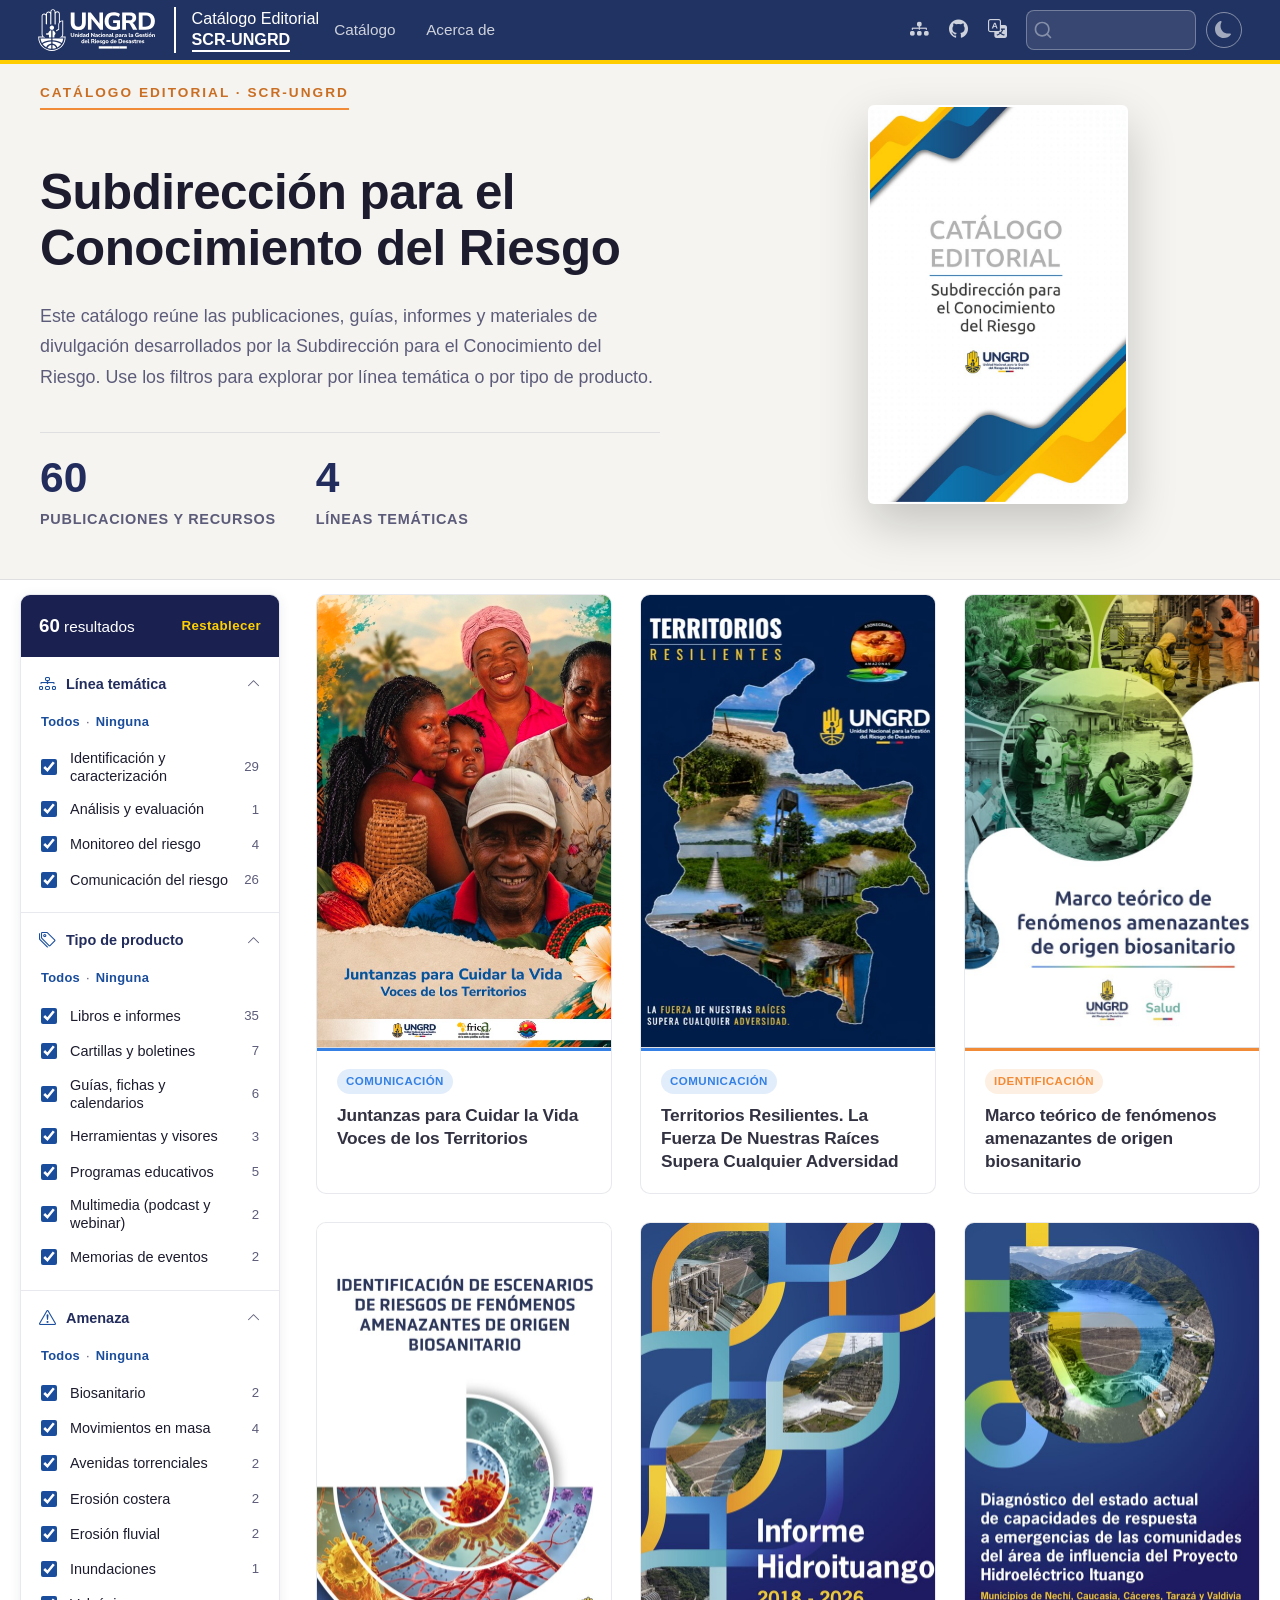
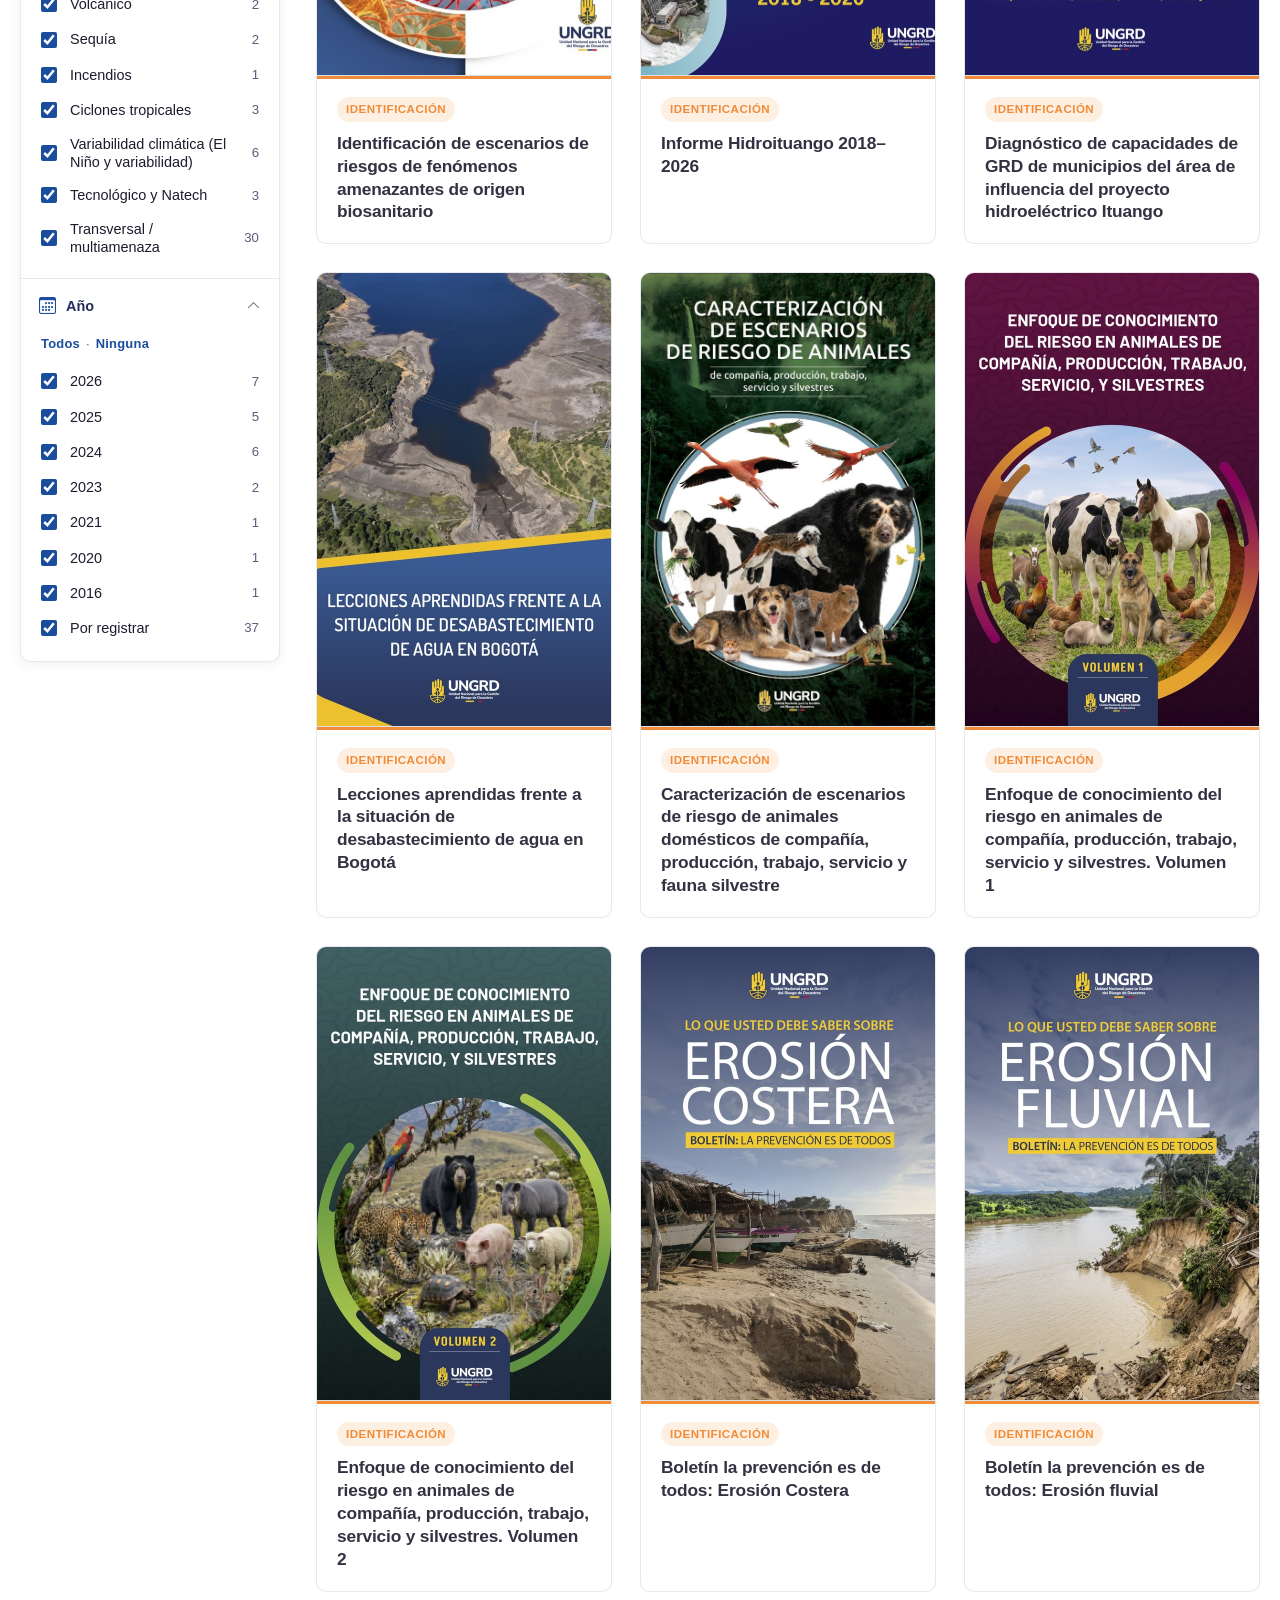
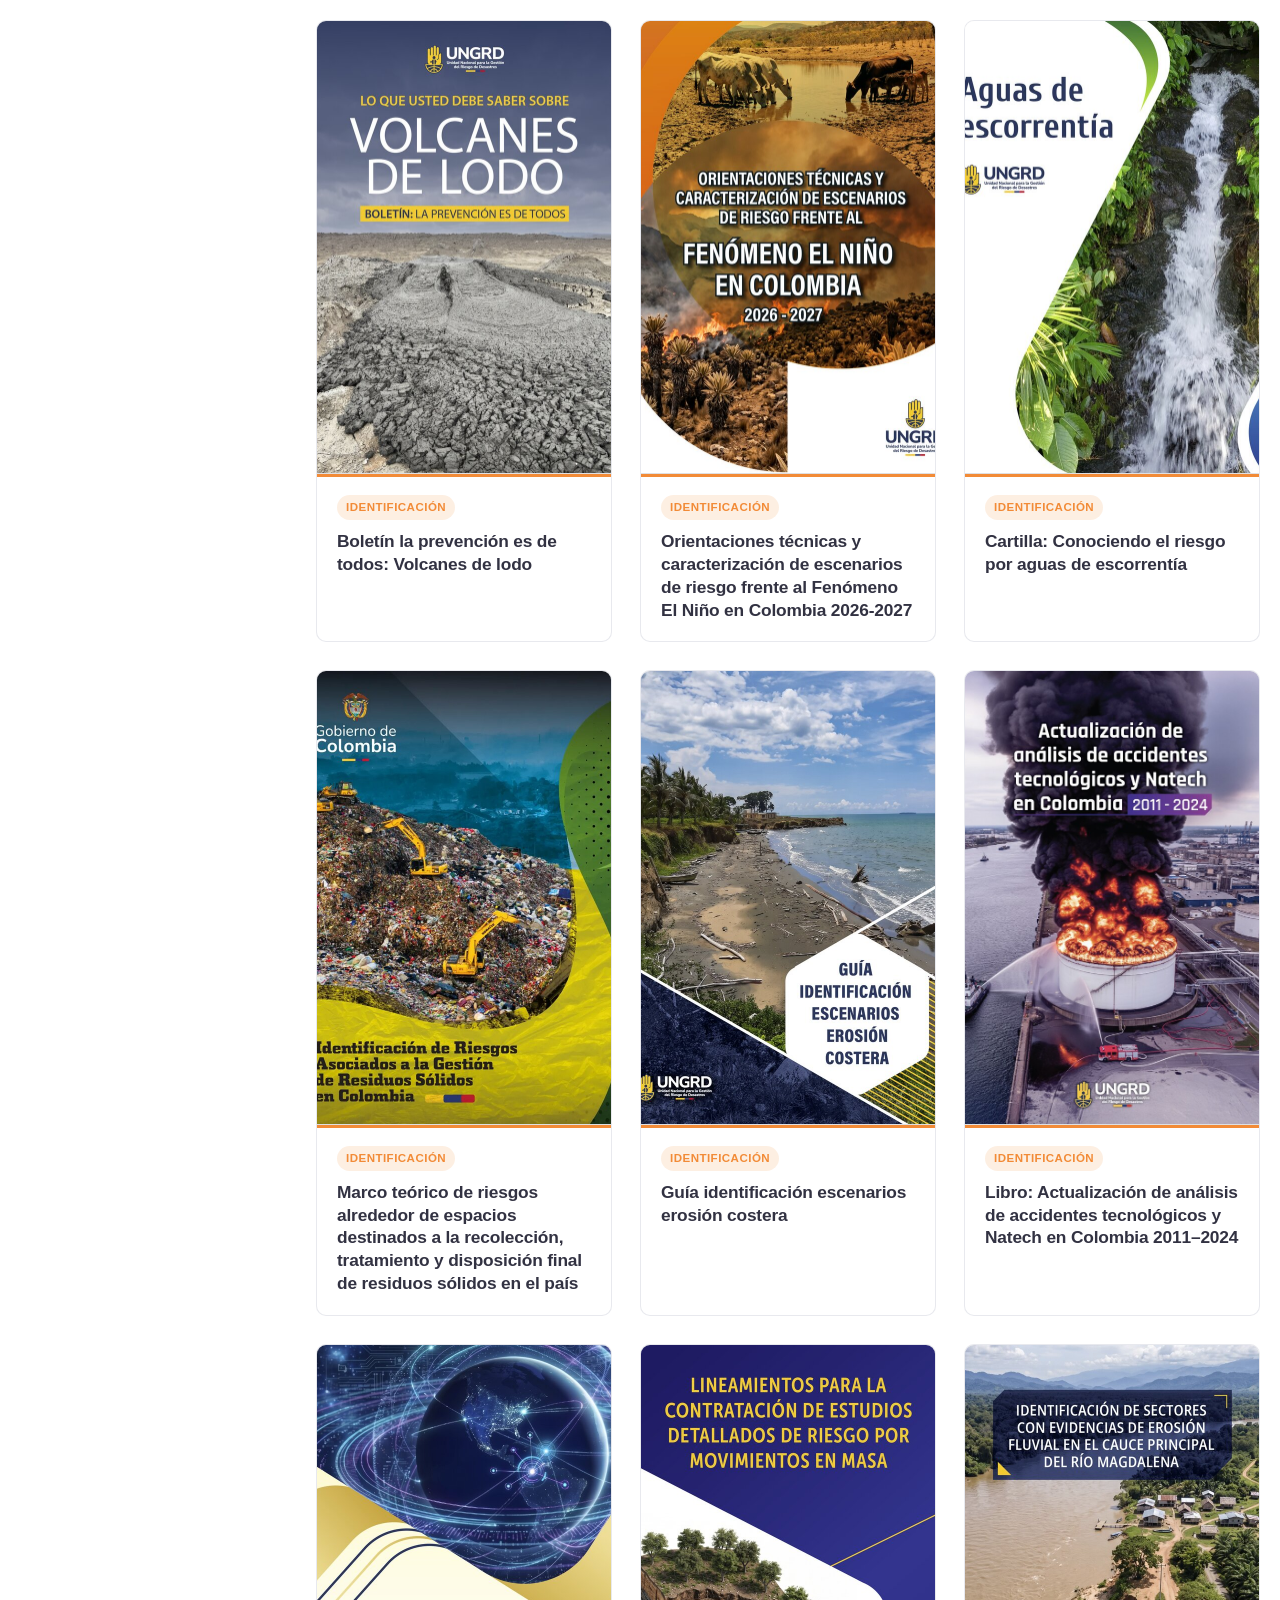
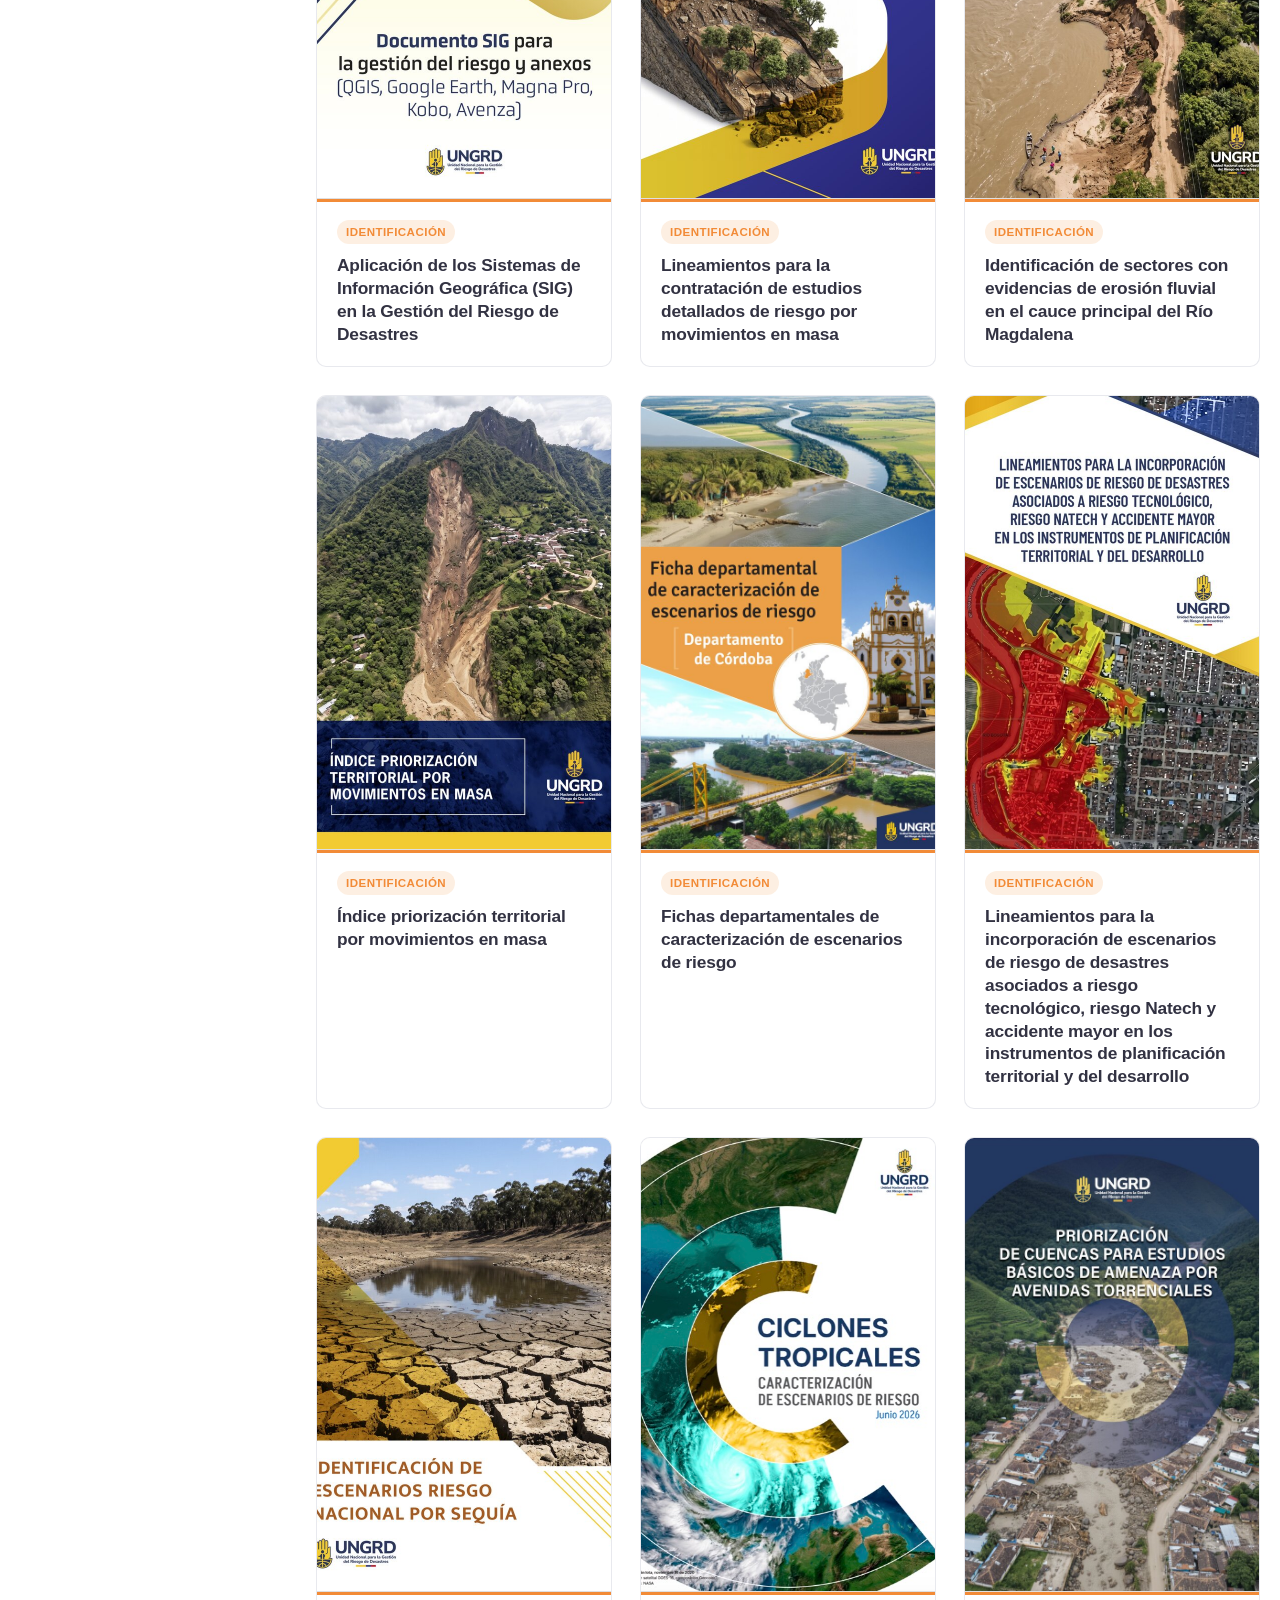
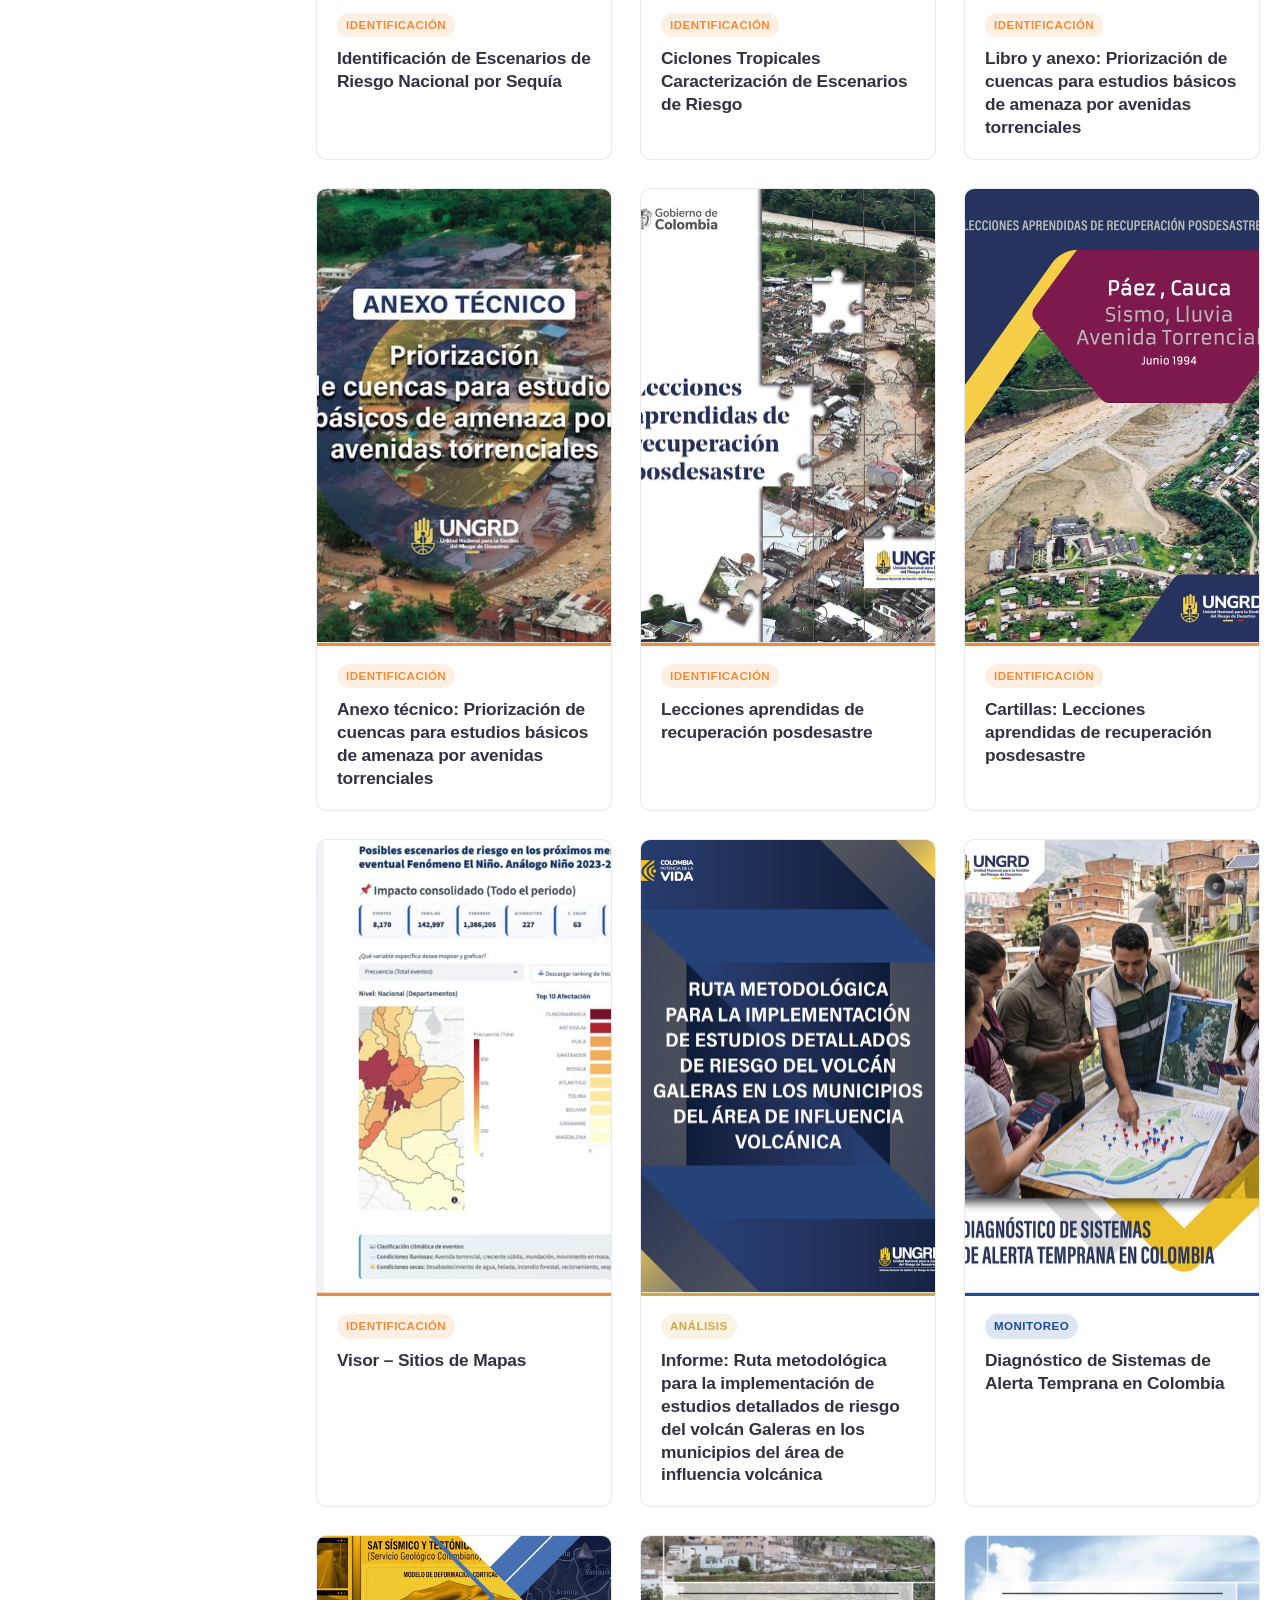
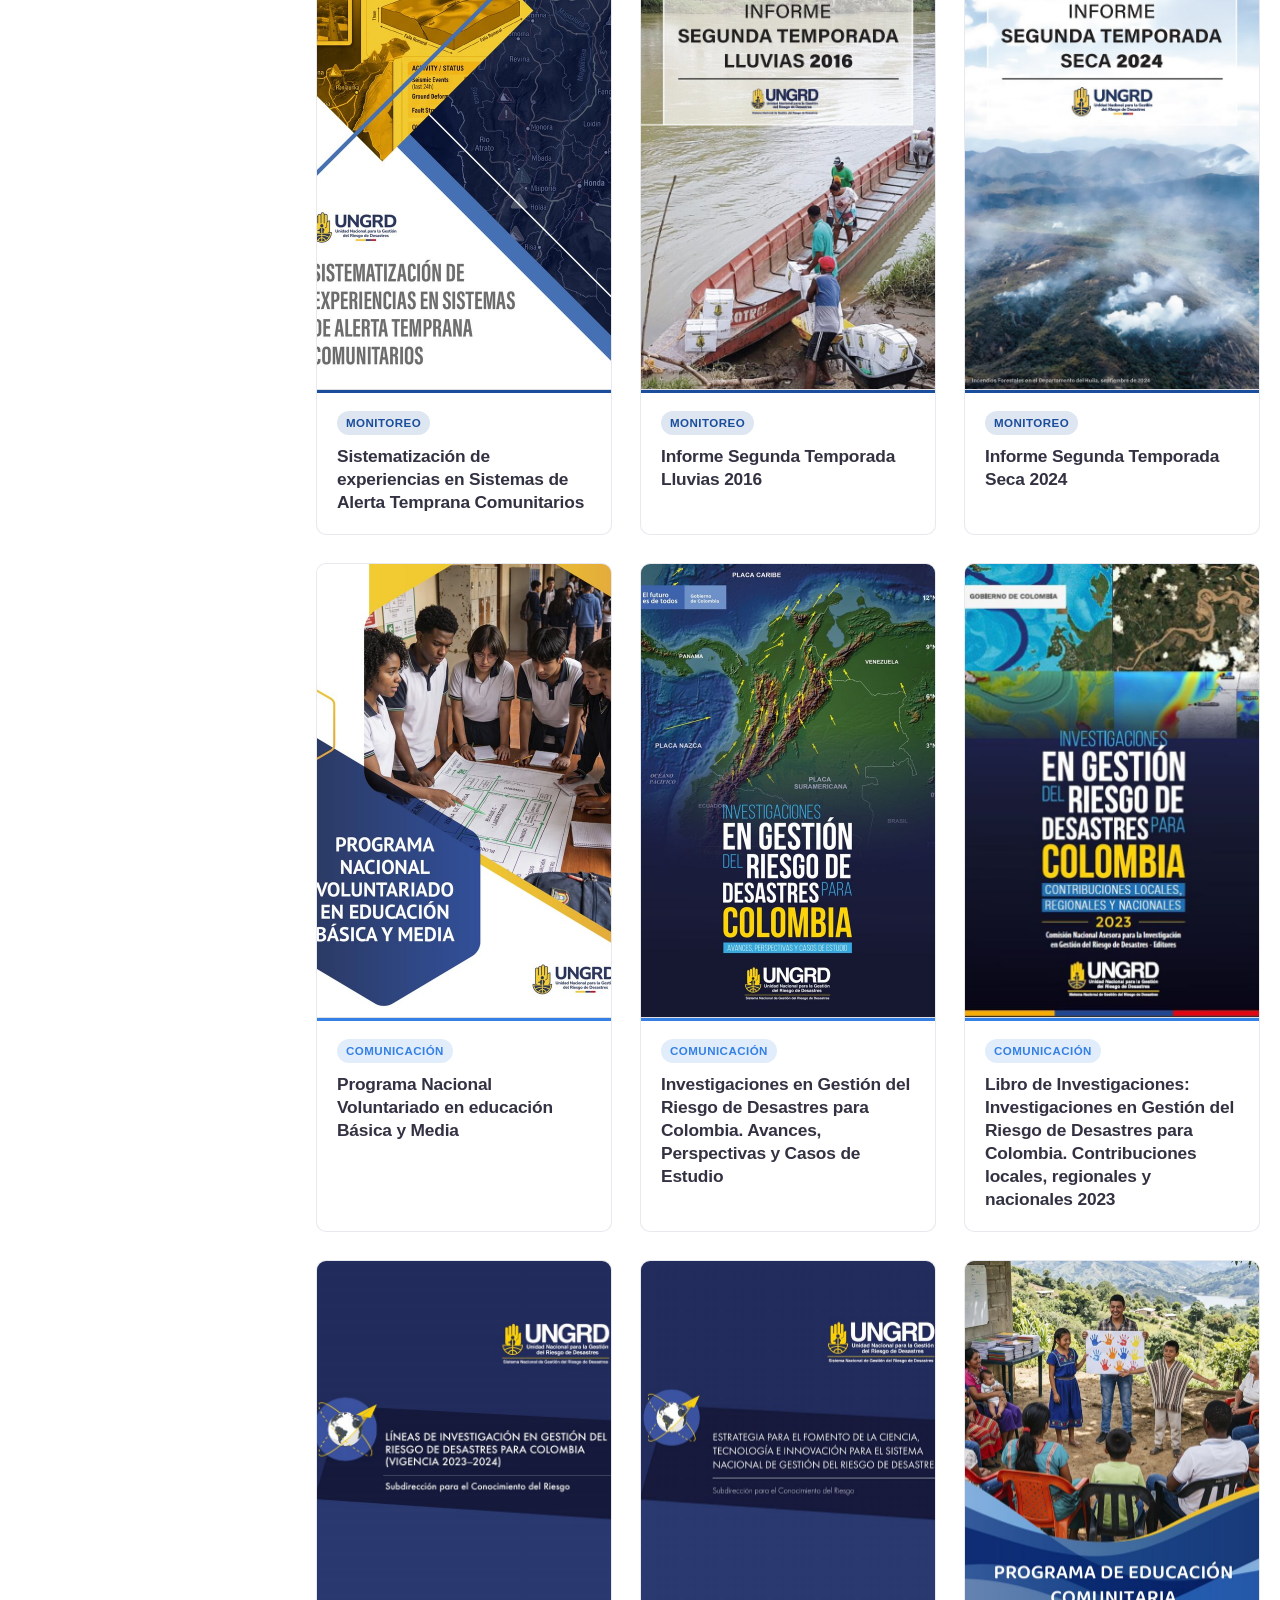
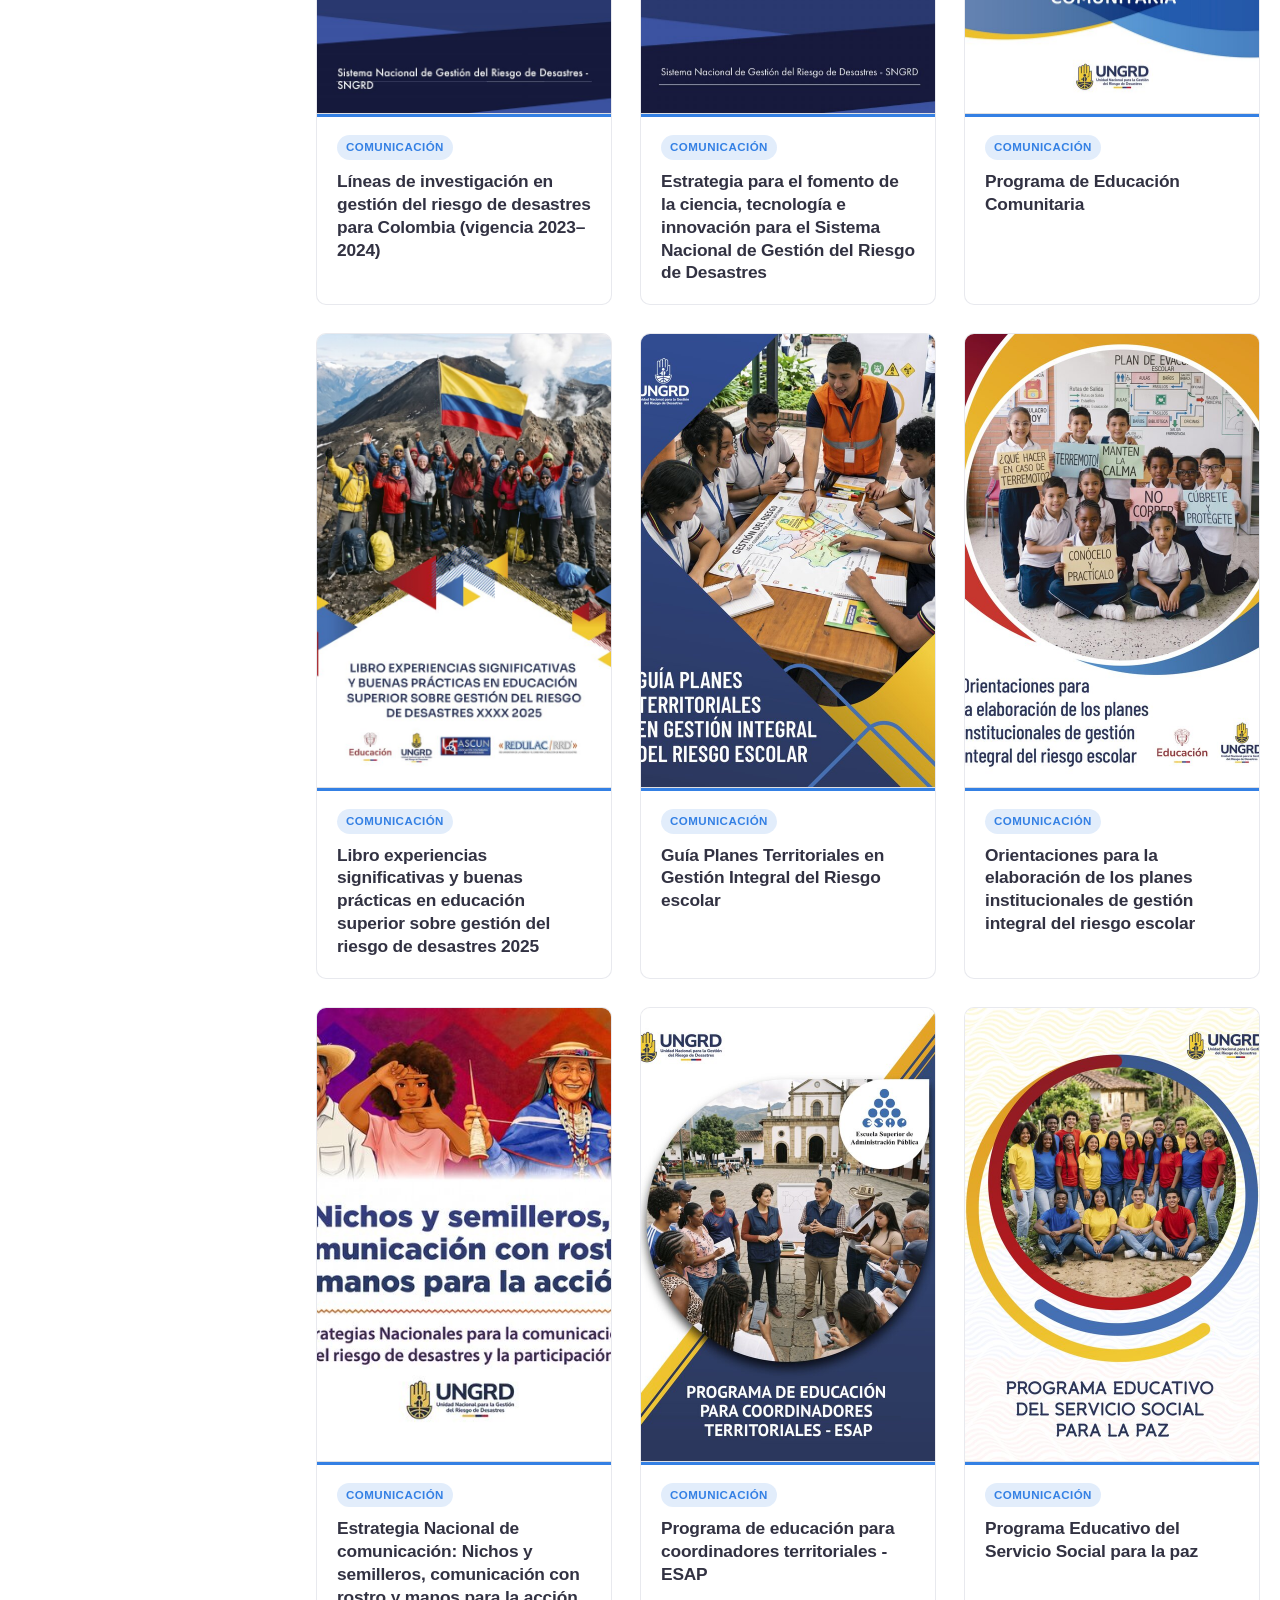
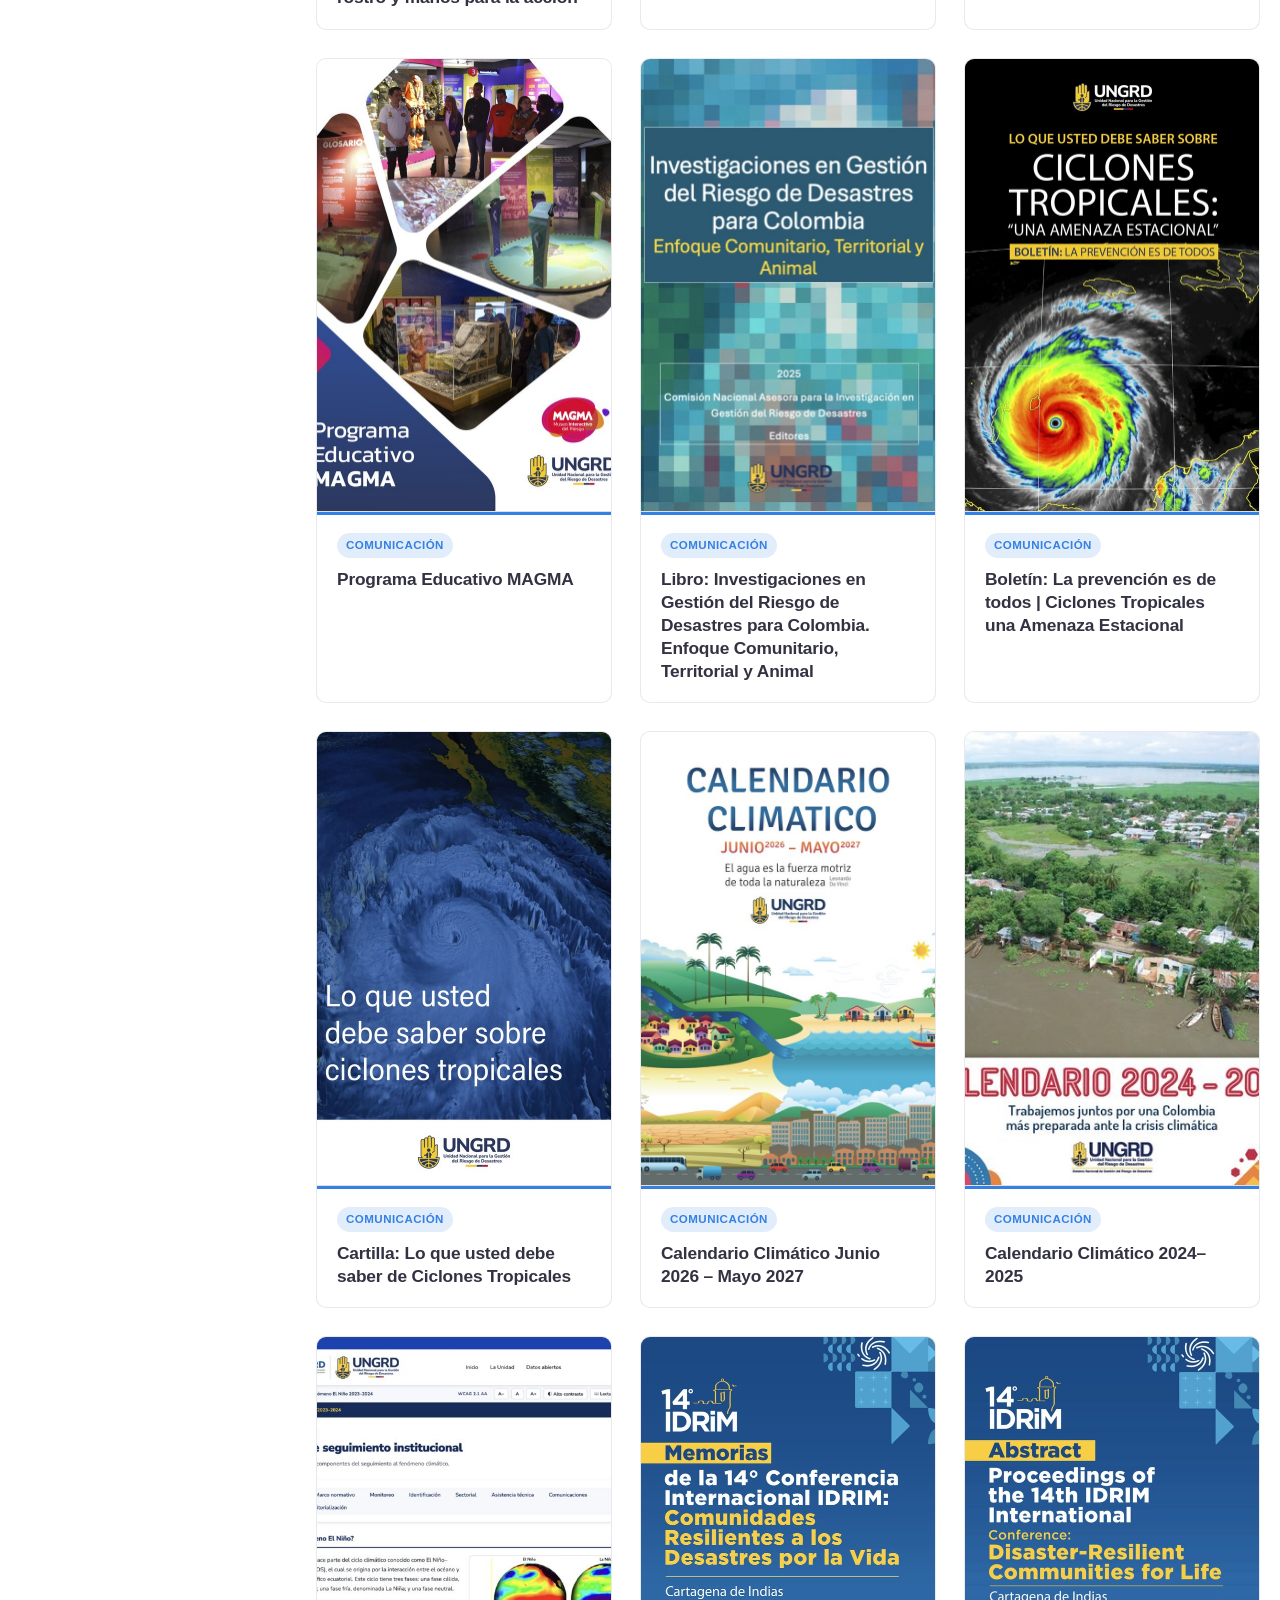
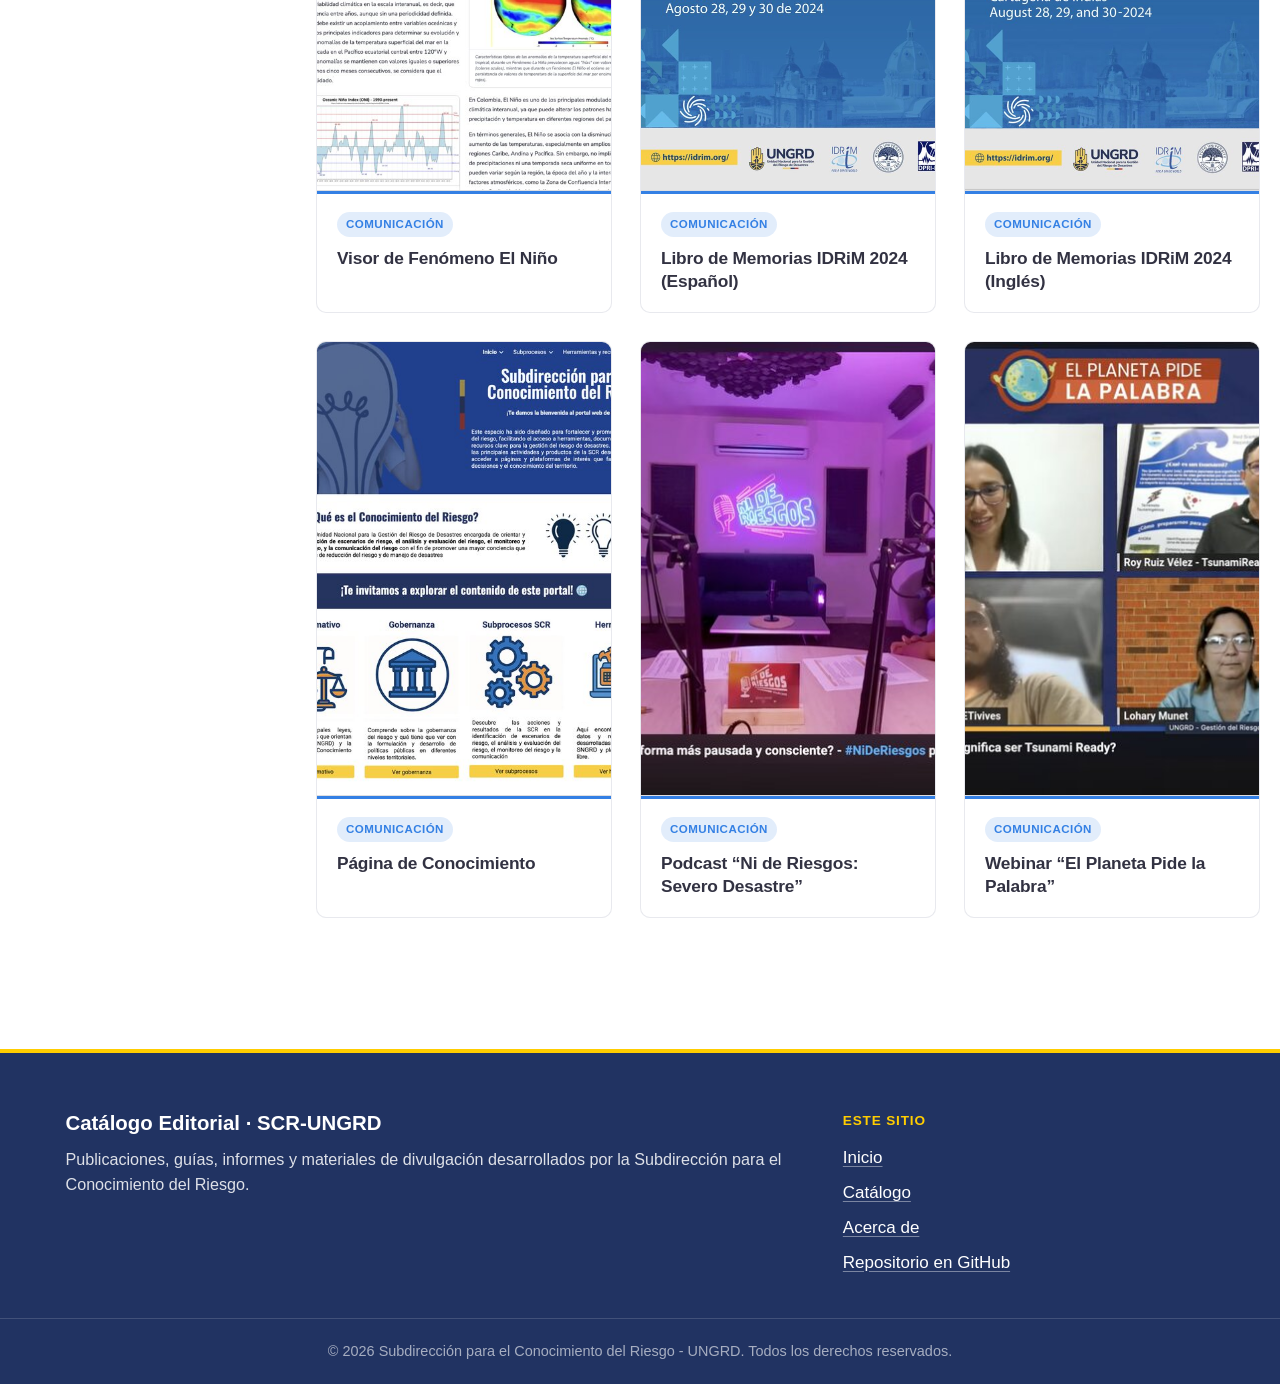
<file: index.html>
<!DOCTYPE html>
<html xmlns="http://www.w3.org/1999/xhtml" lang="es" xml:lang="es"><head>

<meta charset="utf-8">
<meta name="generator" content="quarto-1.11.9">

<meta name="viewport" content="width=device-width, initial-scale=1.0, user-scalable=yes">


<title>Catálogo Editorial · SCR UNGRD – Catálogo Editorial | SCR- UNGRD</title>
<style>
/* Default styles provided by pandoc.
** See https://pandoc.org/MANUAL.html#variables-for-html for config info.
*/
span.smallcaps{font-variant: small-caps;}
div.columns{display: flex; gap: 1.5em;}
div.column{flex: auto;}
@media screen {
div.columns{gap: min(4vw, 1.5em);}
div.column{overflow-x: auto;}
}
div.hanging-indent{margin-left: 1.5em; text-indent: -1.5em;}
ul.task-list{list-style: none;}
ul.task-list li input[type="checkbox"] {
  width: 0.8em;
  margin: 0 0.8em 0.2em -1em; /* quarto-specific, see https://github.com/quarto-dev/quarto-cli/issues/4556 */ 
  vertical-align: middle;
}
</style>


<script src="site_libs/quarto-nav/quarto-nav.js"></script>
<script src="site_libs/clipboard/clipboard.min.js"></script>
<script src="site_libs/quarto-search/autocomplete.umd.js"></script>
<script src="site_libs/quarto-search/fuse.min.js"></script>
<script src="site_libs/quarto-search/quarto-search.js"></script>
<meta name="quarto:offset" content="./">
<link href="./images/favicon.png" rel="icon" type="image/png">
<script src="site_libs/quarto-html/quarto.js" type="module"></script>
<script src="site_libs/quarto-html/tabsets/tabsets.js" type="module"></script>
<script src="site_libs/quarto-html/scrollable-regions/scrollable-regions.js" type="module"></script>
<script src="site_libs/quarto-html/popper.min.js"></script>
<script src="site_libs/quarto-html/tippy.umd.min.js"></script>
<link href="site_libs/quarto-html/tippy.css" rel="stylesheet">
<link href="site_libs/quarto-html/quarto-syntax-highlighting-63b5708e65d6cd79cd7618c58d0c21e7.css" rel="stylesheet" class="quarto-color-scheme" id="quarto-text-highlighting-styles">
<link href="site_libs/quarto-html/quarto-syntax-highlighting-dark-447e42e69aaa9833c0ba1b986f430b20.css" rel="stylesheet" class="quarto-color-scheme quarto-color-alternate" id="quarto-text-highlighting-styles">
<link href="site_libs/quarto-html/quarto-syntax-highlighting-63b5708e65d6cd79cd7618c58d0c21e7.css" rel="stylesheet" class="quarto-color-scheme-extra" id="quarto-text-highlighting-styles">
<script src="site_libs/bootstrap/bootstrap.min.js"></script>
<link href="site_libs/bootstrap/bootstrap-icons.css" rel="stylesheet">
<link href="site_libs/bootstrap/bootstrap-d465a34d0f4d0024108dd74bcecdc5b6.min.css" rel="stylesheet" append-hash="true" class="quarto-color-scheme" id="quarto-bootstrap" data-mode="light">
<link href="site_libs/bootstrap/bootstrap-dark-702039ae38968770d118eb605af6d9de.min.css" rel="stylesheet" append-hash="true" class="quarto-color-scheme quarto-color-alternate" id="quarto-bootstrap" data-mode="dark">
<link href="site_libs/bootstrap/bootstrap-d465a34d0f4d0024108dd74bcecdc5b6.min.css" rel="stylesheet" append-hash="true" class="quarto-color-scheme-extra" id="quarto-bootstrap" data-mode="light">
<script id="quarto-search-options" type="application/json">{
  "location": "navbar",
  "copy-button": false,
  "collapse-after": 3,
  "panel-placement": "end",
  "type": "textbox",
  "limit": 50,
  "keyboard-shortcut": [
    "f",
    "/",
    "s"
  ],
  "language": {
    "search-no-results-text": "No se han encontrado resultados",
    "search-matching-documents-text": "documentos encontrados",
    "search-copy-link-title": "Copiar el enlace en la búsqueda",
    "search-hide-matches-text": "Ocultar resultados adicionales",
    "search-more-match-text": "resultado adicional en este documento",
    "search-more-matches-text": "resultados adicionales en este documento",
    "search-clear-button-title": "Borrar",
    "search-text-placeholder": "",
    "search-detached-cancel-button-title": "Cancelar",
    "search-submit-button-title": "Enviar",
    "search-label": "Buscar"
  }
}</script>
<style>html{ scroll-behavior: smooth; }</style>


<meta property="og:title" content="Catálogo Editorial · Subdirección para el Conocimiento del Riesgo">
<meta property="og:description" content="Catálogo de publicaciones, guías, informes y materiales de divulgación elaborados por la Subdirección para el Conocimiento del Riesgo, UNGRD.">
<meta property="og:image" content="https://scr-ungrd.github.io/catalogo-publicaciones/images/cover-catalogo.jpg">
<meta property="og:site_name" content="Catálogo Editorial | SCR- UNGRD">
<meta property="og:image:alt" content="Catálogo Editorial UNGRD">
<meta property="og:image:height" content="1080">
<meta property="og:image:width" content="700">
</head>

<body class="nav-fixed fullcontent quarto-light"><a id="quarto-skip-link" class="visually-hidden-focusable" href="#quarto-content">Saltar al contenido principal</a><script id="quarto-html-before-body" type="application/javascript">
    const toggleBodyColorMode = (bsSheetEl) => {
      const mode = bsSheetEl.getAttribute("data-mode");
      const bodyEl = window.document.querySelector("body");
      if (mode === "dark") {
        bodyEl.classList.add("quarto-dark");
        bodyEl.classList.remove("quarto-light");
      } else {
        bodyEl.classList.add("quarto-light");
        bodyEl.classList.remove("quarto-dark");
      }
    }
    const toggleBodyColorPrimary = () => {
      const bsSheetEl = window.document.querySelector("link#quarto-bootstrap:not([rel=disabled-stylesheet])");
      if (bsSheetEl) {
        toggleBodyColorMode(bsSheetEl);
      }
    }
    const setColorSchemeToggle = (alternate) => {
      const toggles = window.document.querySelectorAll('.quarto-color-scheme-toggle');
      for (let i=0; i < toggles.length; i++) {
        const toggle = toggles[i];
        if (toggle) {
          toggle.setAttribute("aria-checked", alternate ? "true" : "false");
          if (alternate) {
            toggle.classList.add("alternate");
          } else {
            toggle.classList.remove("alternate");
          }
        }
      }
    };
    const toggleColorMode = (alternate) => {
      // Switch the stylesheets
      const primaryStylesheets = window.document.querySelectorAll('link.quarto-color-scheme:not(.quarto-color-alternate)');
      const alternateStylesheets = window.document.querySelectorAll('link.quarto-color-scheme.quarto-color-alternate');
      manageTransitions('#quarto-margin-sidebar .nav-link', false);
      if (alternate) {
        // note: dark is layered on light, we don't disable primary!
        enableStylesheet(alternateStylesheets);
        for (const sheetNode of alternateStylesheets) {
          if (sheetNode.id === "quarto-bootstrap") {
            toggleBodyColorMode(sheetNode);
          }
        }
      } else {
        disableStylesheet(alternateStylesheets);
        enableStylesheet(primaryStylesheets)
        toggleBodyColorPrimary();
      }
      manageTransitions('#quarto-margin-sidebar .nav-link', true);
      // Switch the toggles
      setColorSchemeToggle(alternate)
    }
    // Hack to workaround the fact that safari doesn't
    // properly recolor the scrollbar when toggling (#1455).
    // Not run on load: stylesheets are set before first paint there, and
    // scrolling would undo the scroll to a URL fragment (#14973).
    // The one pixel nudge keeps the reader where they were.
    const refreshSafariScrollbar = () => {
      if (navigator.userAgent.indexOf('Safari') > 0 && navigator.userAgent.indexOf('Chrome') == -1) {
        manageTransitions("body", false);
        const scrollY = window.scrollY;
        window.scrollTo(0, scrollY > 0 ? scrollY - 1 : 1);
        setTimeout(() => {
          window.scrollTo(0, scrollY);
          manageTransitions("body", true);
        }, 40);
      }
    }
    const disableStylesheet = (stylesheets) => {
      for (let i=0; i < stylesheets.length; i++) {
        const stylesheet = stylesheets[i];
        stylesheet.rel = 'disabled-stylesheet';
      }
    }
    const enableStylesheet = (stylesheets) => {
      for (let i=0; i < stylesheets.length; i++) {
        const stylesheet = stylesheets[i];
        if(stylesheet.rel !== 'stylesheet') { // for Chrome, which will still FOUC without this check
          stylesheet.rel = 'stylesheet';
        }
      }
    }
    const manageTransitions = (selector, allowTransitions) => {
      const els = window.document.querySelectorAll(selector);
      for (let i=0; i < els.length; i++) {
        const el = els[i];
        if (allowTransitions) {
          el.classList.remove('notransition');
        } else {
          el.classList.add('notransition');
        }
      }
    }
    const isFileUrl = () => {
      return window.location.protocol === 'file:';
    }
    const hasAlternateSentinel = () => {
      let styleSentinel = getColorSchemeSentinel();
      if (styleSentinel !== null) {
        return styleSentinel === "alternate";
      } else {
        return false;
      }
    }
    const setStyleSentinel = (alternate) => {
      const value = alternate ? "alternate" : "default";
      if (!isFileUrl()) {
        window.localStorage.setItem("quarto-color-scheme", value);
      } else {
        localAlternateSentinel = value;
      }
    }
    const getColorSchemeSentinel = () => {
      if (!isFileUrl()) {
        const storageValue = window.localStorage.getItem("quarto-color-scheme");
        return storageValue != null ? storageValue : localAlternateSentinel;
      } else {
        return localAlternateSentinel;
      }
    }
    const toggleGiscusIfUsed = (isAlternate, darkModeDefault) => {
      const baseTheme = document.querySelector('#giscus-base-theme')?.value ?? 'light';
      const alternateTheme = document.querySelector('#giscus-alt-theme')?.value ?? 'dark';
      let newTheme = '';
      if(authorPrefersDark) {
        newTheme = isAlternate ? baseTheme : alternateTheme;
      } else {
        newTheme = isAlternate ? alternateTheme : baseTheme;
      }
      const changeGiscusTheme = () => {
        // From: https://github.com/giscus/giscus/issues/336
        const sendMessage = (message) => {
          const iframe = document.querySelector('iframe.giscus-frame');
          if (!iframe) return;
          iframe.contentWindow.postMessage({ giscus: message }, 'https://giscus.app');
        }
        sendMessage({
          setConfig: {
            theme: newTheme
          }
        });
      }
      const isGiscussLoaded = window.document.querySelector('iframe.giscus-frame') !== null;
      if (isGiscussLoaded) {
        changeGiscusTheme();
      }
    };
    const authorPrefersDark = false;
    const darkModeDefault = authorPrefersDark;
      document.querySelector('link#quarto-text-highlighting-styles.quarto-color-scheme-extra').rel = 'disabled-stylesheet';
      document.querySelector('link#quarto-bootstrap.quarto-color-scheme-extra').rel = 'disabled-stylesheet';
    let localAlternateSentinel = darkModeDefault ? 'alternate' : 'default';
    // Dark / light mode switch
    window.quartoToggleColorScheme = () => {
      // Read the current dark / light value
      let toAlternate = !hasAlternateSentinel();
      toggleColorMode(toAlternate);
      refreshSafariScrollbar();
      setStyleSentinel(toAlternate);
      toggleGiscusIfUsed(toAlternate, darkModeDefault);
      window.dispatchEvent(new Event('resize'));
    };
    // Switch to dark mode if need be
    if (hasAlternateSentinel()) {
      toggleColorMode(true);
    } else {
      toggleColorMode(false);
    }
  </script>

<div id="quarto-search-results"></div>
  <header id="quarto-header" class="headroom fixed-top">
    <nav class="navbar navbar-expand-lg " data-bs-theme="dark" aria-label="Sitio web">
      <div class="navbar-container container-fluid">
      <div class="navbar-brand-container mx-auto">
    <a href="./index.html" class="navbar-brand navbar-brand-logo">
    <img src="./images/logo-ungrd-blanco.svg" alt="UNGRD - Unidad Nacional para la Gestión del Riesgo de Desastres" class="navbar-logo light-content">
    <img src="./images/logo-ungrd-blanco.svg" alt="UNGRD - Unidad Nacional para la Gestión del Riesgo de Desastres" class="navbar-logo dark-content">
    </a>
    <a class="navbar-brand" href="./index.html">
    <span class="navbar-title">Catálogo Editorial|SCR-UNGRD</span>
    </a>
  </div>
          <button class="navbar-toggler" type="button" data-bs-toggle="collapse" data-bs-target="#navbarCollapse" aria-controls="navbarCollapse" aria-expanded="false" aria-label="Navegación de palanca" onclick="if (window.quartoToggleHeadroom) { window.quartoToggleHeadroom(); }">
  <span class="navbar-toggler-icon"></span>
</button>
          <div class="collapse navbar-collapse" id="navbarCollapse">
            <ul class="navbar-nav navbar-nav-scroll me-auto">
  <li class="nav-item">
    <a class="nav-link" href="./index.html#catalogo"> 
<span class="menu-text">Catálogo</span></a>
  </li>  
  <li class="nav-item">
    <a class="nav-link" href="./acerca-de.html"> 
<span class="menu-text">Acerca de</span></a>
  </li>  
</ul>
            <ul class="navbar-nav navbar-nav-scroll ms-auto">
  <li class="nav-item compact">
    <a class="nav-link" href="https://scr-ungrd.github.io/hub/" rel="noopener noreferrer" target="_blank"> <i class="bi bi-diagram-3-fill" role="img" aria-label="HUB SCR — portal de proyectos">
</i> 
<span class="menu-text"></span></a>
  </li>  
  <li class="nav-item compact">
    <a class="nav-link" href="https://github.com/scr-ungrd/catalogo-publicaciones" rel="noopener noreferrer" target="_blank"> <i class="bi bi-github" role="img" aria-label="Repositorio en GitHub">
</i> 
<span class="menu-text"></span></a>
  </li>  
  <li class="nav-item compact">
    <a class="nav-link" href="https://translate.google.com/translate?sl=es&amp;tl=en&amp;u=https://scr-ungrd.github.io/catalogo-publicaciones/" rel="noopener noreferrer" target="_blank"> <i class="bi bi-translate" role="img" aria-label="Translate to English">
</i> 
<span class="menu-text"></span></a>
  </li>  
</ul>
          </div> <!-- /navcollapse -->
            <div class="quarto-navbar-tools">
  <button type="button" role="switch" aria-checked="false" class="quarto-color-scheme-toggle quarto-navigation-tool  px-1" onclick="window.quartoToggleColorScheme(); return false;" title="Alternar modo oscuro" aria-label="Alternar modo oscuro"><i class="bi"></i></button>
</div>
            <div id="quarto-search" class="" title="Buscar"></div>
      </div> <!-- /container-fluid -->
    </nav>
</header>
<!-- content -->
<div id="quarto-content" class="quarto-container page-layout-custom page-navbar" tabindex="-1">
<!-- sidebar -->
<!-- margin-sidebar -->
<!-- main -->


<header id="title-block-header" class="quarto-title-block default">
<div class="quarto-title">
<h1 class="title">Catálogo Editorial · SCR UNGRD</h1>
</div>



<div class="quarto-title-meta">

    
  
    
  </div>
  


</header>


<style>#title-block-header { display: none !important; }</style>

<!-- ══════════════════════════════════════════════════════
     HERO SECTION
     ══════════════════════════════════════════════════════ -->
<section class="nature-hero-section">
  <div class="nature-hero-container">
    <div class="nature-hero-content">
      <div class="nature-hero-badge">Catálogo Editorial · SCR-UNGRD</div>
      <h1 class="nature-hero-title">Subdirección para el Conocimiento del Riesgo</h1>
      <p class="nature-hero-description">
        Este catálogo reúne las publicaciones,
        guías, informes y materiales de divulgación desarrollados por la Subdirección
        para el Conocimiento del Riesgo. Use los filtros para explorar por línea
        temática o por tipo de producto.
      </p>
      <div class="nature-hero-stats">
        <div class="stat-item">
          <span class="stat-num">60</span>
          <span class="stat-label">Publicaciones y recursos</span>
        </div>
        <div class="stat-item">
          <span class="stat-num">4</span>
          <span class="stat-label">Líneas temáticas</span>
        </div>
      </div>
    </div>

    <div class="nature-hero-visual">
      <img src="images/cover-catalogo.jpg" alt="Catálogo Editorial UNGRD" class="cover-catalogo-item">
    </div>
  </div>
</section>

<!-- ══════════════════════════════════════════════════════
     CATÁLOGO — SIDEBAR DE FILTROS + GRILLA
     ══════════════════════════════════════════════════════ -->
<section id="catalogo" class="catalog-section">
  <div class="catalog-layout">

    <div class="catalog-sidebar-slot" id="catalog-sidebar-slot">
    <div class="catalog-sidebar" id="catalog-sidebar" role="complementary" aria-label="Filtros del catálogo">
      <div class="sidebar-results-bar">
        <span><strong id="results-count">60</strong> resultados</span>
        <button type="button" id="reset-filters" class="reset-filters-btn">Restablecer</button>
      </div>

      <div class="facet-group" data-facet-group="linea">
        <button type="button" class="facet-header" aria-expanded="true">
          <i class="bi bi-diagram-3 facet-icon"></i>
          <span class="facet-title">Línea temática</span>
          <i class="bi bi-chevron-up facet-chevron"></i>
        </button>
        <div class="facet-options">
        <div class="facet-select-actions">
          <button type="button" class="facet-select-btn" data-select="all">Todos</button>
          <span class="facet-select-sep">·</span>
          <button type="button" class="facet-select-btn" data-select="none">Ninguna</button>
        </div>
        <label class="facet-option">
          <input type="checkbox" data-group="linea" value="identificacion" checked="">
          <span class="facet-option-label">Identificación y caracterización</span>
          <span class="facet-count" data-count-for="linea:identificacion">29</span>
        </label>
        <label class="facet-option">
          <input type="checkbox" data-group="linea" value="analisis" checked="">
          <span class="facet-option-label">Análisis y evaluación</span>
          <span class="facet-count" data-count-for="linea:analisis">1</span>
        </label>
        <label class="facet-option">
          <input type="checkbox" data-group="linea" value="monitoreo" checked="">
          <span class="facet-option-label">Monitoreo del riesgo</span>
          <span class="facet-count" data-count-for="linea:monitoreo">4</span>
        </label>
        <label class="facet-option">
          <input type="checkbox" data-group="linea" value="comunicacion" checked="">
          <span class="facet-option-label">Comunicación del riesgo</span>
          <span class="facet-count" data-count-for="linea:comunicacion">26</span>
        </label>
        </div>
      </div>

      <div class="facet-group" data-facet-group="tipo">
        <button type="button" class="facet-header" aria-expanded="true">
          <i class="bi bi-tags facet-icon"></i>
          <span class="facet-title">Tipo de producto</span>
          <i class="bi bi-chevron-up facet-chevron"></i>
        </button>
        <div class="facet-options">
        <div class="facet-select-actions">
          <button type="button" class="facet-select-btn" data-select="all">Todos</button>
          <span class="facet-select-sep">·</span>
          <button type="button" class="facet-select-btn" data-select="none">Ninguna</button>
        </div>
        <label class="facet-option">
          <input type="checkbox" data-group="tipo" value="informes" checked="">
          <span class="facet-option-label">Libros e informes</span>
          <span class="facet-count" data-count-for="tipo:informes">35</span>
        </label>
        <label class="facet-option">
          <input type="checkbox" data-group="tipo" value="cartillas" checked="">
          <span class="facet-option-label">Cartillas y boletines</span>
          <span class="facet-count" data-count-for="tipo:cartillas">7</span>
        </label>
        <label class="facet-option">
          <input type="checkbox" data-group="tipo" value="guias" checked="">
          <span class="facet-option-label">Guías, fichas y calendarios</span>
          <span class="facet-count" data-count-for="tipo:guias">6</span>
        </label>
        <label class="facet-option">
          <input type="checkbox" data-group="tipo" value="herramientas" checked="">
          <span class="facet-option-label">Herramientas y visores</span>
          <span class="facet-count" data-count-for="tipo:herramientas">3</span>
        </label>
        <label class="facet-option">
          <input type="checkbox" data-group="tipo" value="educativos" checked="">
          <span class="facet-option-label">Programas educativos</span>
          <span class="facet-count" data-count-for="tipo:educativos">5</span>
        </label>
        <label class="facet-option">
          <input type="checkbox" data-group="tipo" value="multimedia" checked="">
          <span class="facet-option-label">Multimedia (podcast y webinar)</span>
          <span class="facet-count" data-count-for="tipo:multimedia">2</span>
        </label>
        <label class="facet-option">
          <input type="checkbox" data-group="tipo" value="memorias" checked="">
          <span class="facet-option-label">Memorias de eventos</span>
          <span class="facet-count" data-count-for="tipo:memorias">2</span>
        </label>
        </div>
      </div>

      <div class="facet-group" data-facet-group="amenaza">
        <button type="button" class="facet-header" aria-expanded="true">
          <i class="bi bi-exclamation-triangle facet-icon"></i>
          <span class="facet-title">Amenaza</span>
          <i class="bi bi-chevron-up facet-chevron"></i>
        </button>
        <div class="facet-options">
        <div class="facet-select-actions">
          <button type="button" class="facet-select-btn" data-select="all">Todos</button>
          <span class="facet-select-sep">·</span>
          <button type="button" class="facet-select-btn" data-select="none">Ninguna</button>
        </div>
        <label class="facet-option">
          <input type="checkbox" data-group="amenaza" value="biosanitario" checked="">
          <span class="facet-option-label">Biosanitario</span>
          <span class="facet-count" data-count-for="amenaza:biosanitario">2</span>
        </label>
        <label class="facet-option">
          <input type="checkbox" data-group="amenaza" value="movimientos-masa" checked="">
          <span class="facet-option-label">Movimientos en masa</span>
          <span class="facet-count" data-count-for="amenaza:movimientos-masa">4</span>
        </label>
        <label class="facet-option">
          <input type="checkbox" data-group="amenaza" value="avenidas-torrenciales" checked="">
          <span class="facet-option-label">Avenidas torrenciales</span>
          <span class="facet-count" data-count-for="amenaza:avenidas-torrenciales">2</span>
        </label>
        <label class="facet-option">
          <input type="checkbox" data-group="amenaza" value="erosion-costera" checked="">
          <span class="facet-option-label">Erosión costera</span>
          <span class="facet-count" data-count-for="amenaza:erosion-costera">2</span>
        </label>
        <label class="facet-option">
          <input type="checkbox" data-group="amenaza" value="erosion-fluvial" checked="">
          <span class="facet-option-label">Erosión fluvial</span>
          <span class="facet-count" data-count-for="amenaza:erosion-fluvial">2</span>
        </label>
        <label class="facet-option">
          <input type="checkbox" data-group="amenaza" value="inundaciones" checked="">
          <span class="facet-option-label">Inundaciones</span>
          <span class="facet-count" data-count-for="amenaza:inundaciones">1</span>
        </label>
        <label class="facet-option">
          <input type="checkbox" data-group="amenaza" value="volcanico" checked="">
          <span class="facet-option-label">Volcánico</span>
          <span class="facet-count" data-count-for="amenaza:volcanico">2</span>
        </label>
        <label class="facet-option">
          <input type="checkbox" data-group="amenaza" value="sequia" checked="">
          <span class="facet-option-label">Sequía</span>
          <span class="facet-count" data-count-for="amenaza:sequia">2</span>
        </label>
        <label class="facet-option">
          <input type="checkbox" data-group="amenaza" value="incendios" checked="">
          <span class="facet-option-label">Incendios</span>
          <span class="facet-count" data-count-for="amenaza:incendios">1</span>
        </label>
        <label class="facet-option">
          <input type="checkbox" data-group="amenaza" value="ciclones-tropicales" checked="">
          <span class="facet-option-label">Ciclones tropicales</span>
          <span class="facet-count" data-count-for="amenaza:ciclones-tropicales">3</span>
        </label>
        <label class="facet-option">
          <input type="checkbox" data-group="amenaza" value="climatico" checked="">
          <span class="facet-option-label">Variabilidad climática (El Niño y variabilidad)</span>
          <span class="facet-count" data-count-for="amenaza:climatico">6</span>
        </label>
        <label class="facet-option">
          <input type="checkbox" data-group="amenaza" value="tecnologico-natech" checked="">
          <span class="facet-option-label">Tecnológico y Natech</span>
          <span class="facet-count" data-count-for="amenaza:tecnologico-natech">3</span>
        </label>
        <label class="facet-option">
          <input type="checkbox" data-group="amenaza" value="transversal" checked="">
          <span class="facet-option-label">Transversal / multiamenaza</span>
          <span class="facet-count" data-count-for="amenaza:transversal">30</span>
        </label>
        </div>
      </div>

      <div class="facet-group" data-facet-group="anio">
        <button type="button" class="facet-header" aria-expanded="true">
          <i class="bi bi-calendar3 facet-icon"></i>
          <span class="facet-title">Año</span>
          <i class="bi bi-chevron-up facet-chevron"></i>
        </button>
        <div class="facet-options">
        <div class="facet-select-actions">
          <button type="button" class="facet-select-btn" data-select="all">Todos</button>
          <span class="facet-select-sep">·</span>
          <button type="button" class="facet-select-btn" data-select="none">Ninguna</button>
        </div>
        <label class="facet-option">
          <input type="checkbox" data-group="anio" value="2026" checked="">
          <span class="facet-option-label">2026</span>
          <span class="facet-count" data-count-for="anio:2026">7</span>
        </label>
        <label class="facet-option">
          <input type="checkbox" data-group="anio" value="2025" checked="">
          <span class="facet-option-label">2025</span>
          <span class="facet-count" data-count-for="anio:2025">5</span>
        </label>
        <label class="facet-option">
          <input type="checkbox" data-group="anio" value="2024" checked="">
          <span class="facet-option-label">2024</span>
          <span class="facet-count" data-count-for="anio:2024">6</span>
        </label>
        <label class="facet-option">
          <input type="checkbox" data-group="anio" value="2023" checked="">
          <span class="facet-option-label">2023</span>
          <span class="facet-count" data-count-for="anio:2023">2</span>
        </label>
        <label class="facet-option">
          <input type="checkbox" data-group="anio" value="2021" checked="">
          <span class="facet-option-label">2021</span>
          <span class="facet-count" data-count-for="anio:2021">1</span>
        </label>
        <label class="facet-option">
          <input type="checkbox" data-group="anio" value="2020" checked="">
          <span class="facet-option-label">2020</span>
          <span class="facet-count" data-count-for="anio:2020">1</span>
        </label>
        <label class="facet-option">
          <input type="checkbox" data-group="anio" value="2016" checked="">
          <span class="facet-option-label">2016</span>
          <span class="facet-count" data-count-for="anio:2016">1</span>
        </label>
        <label class="facet-option">
          <input type="checkbox" data-group="anio" value="sin-fecha" checked="">
          <span class="facet-option-label">Por registrar</span>
          <span class="facet-count" data-count-for="anio:sin-fecha">37</span>
        </label>
        </div>
      </div>
    </div>
    </div>

    <div class="catalog-main">
      <div class="catalog-grid" id="catalog-grid">
      <a class="chapter-card topic-4" data-linea="comunicacion" data-tipo="informes" data-amenaza="transversal" data-anio="sin-fecha" href="https://drive.google.com/file/d/1UlvHfp8OvEyUnwp7lP6icivhhDwqUWOw/view?usp=drive_link" target="_blank" rel="noopener noreferrer">
        <div class="chapter-card-image"><img src="images/cards/juntanzas-cuidar-vida.jpg" alt="Juntanzas para Cuidar la Vida — Voces de los Territorios"></div>
        <div class="chapter-card-content">
          <span class="chapter-linea-tag">Comunicación</span>
          <h4 class="chapter-title">Juntanzas para Cuidar la Vida<br>Voces de los Territorios</h4>
        </div>
      </a>

      <a class="chapter-card topic-4" data-linea="comunicacion" data-tipo="informes" data-amenaza="transversal" data-anio="2026" href="https://drive.google.com/file/d/1fvOdaGll9rBJzlo6dJRL832RTbP0sI3B/view?usp=drive_link" target="_blank" rel="noopener noreferrer">
        <div class="chapter-card-image"><img src="images/cards/territorios-resilientes.jpg" alt="Territorios Resilientes. La Fuerza De Nuestras Raíces Supera Cualquier Adversidad"></div>
        <div class="chapter-card-content">
          <span class="chapter-linea-tag">Comunicación</span>
          <h4 class="chapter-title">Territorios Resilientes. La Fuerza De Nuestras Raíces Supera Cualquier Adversidad</h4>
        </div>
      </a>

      <div class="chapter-card topic-1" data-linea="identificacion" data-tipo="informes" data-amenaza="biosanitario" data-anio="sin-fecha">
        <div class="chapter-card-image"><img src="images/cards/biosanitario-marco-teorico.jpg" alt="Marco teórico de fenómenos amenazantes de origen biosanitario"></div>
        <div class="chapter-card-content">
          <span class="chapter-linea-tag">Identificación</span>
          <h4 class="chapter-title">Marco teórico de fenómenos amenazantes de origen biosanitario</h4>
        </div>
      </div>

      <div class="chapter-card topic-1" data-linea="identificacion" data-tipo="informes" data-amenaza="biosanitario" data-anio="sin-fecha">
        <div class="chapter-card-image"><img src="images/cards/biosanitario-escenarios.jpg" alt="Identificación de escenarios de riesgos de fenómenos amenazantes de origen biosanitario"></div>
        <div class="chapter-card-content">
          <span class="chapter-linea-tag">Identificación</span>
          <h4 class="chapter-title">Identificación de escenarios de riesgos de fenómenos amenazantes de origen biosanitario</h4>
        </div>
      </div>

      <div class="chapter-card topic-1" data-linea="identificacion" data-tipo="informes" data-amenaza="movimientos-masa" data-anio="2026">
        <div class="chapter-card-image"><img src="images/cards/hidroituango-informe.jpg" alt="Informe Hidroituango 2018–2026"></div>
        <div class="chapter-card-content">
          <span class="chapter-linea-tag">Identificación</span>
          <h4 class="chapter-title">Informe Hidroituango 2018–2026</h4>
        </div>
      </div>

      <div class="chapter-card topic-1" data-linea="identificacion" data-tipo="informes" data-amenaza="movimientos-masa" data-anio="sin-fecha">
        <div class="chapter-card-image"><img src="images/cards/hidroituango-capacidades.jpg" alt="Diagnóstico de capacidades de GRD de municipios del área de influencia del proyecto hidroeléctrico Ituango"></div>
        <div class="chapter-card-content">
          <span class="chapter-linea-tag">Identificación</span>
          <h4 class="chapter-title">Diagnóstico de capacidades de GRD de municipios del área de influencia del proyecto hidroeléctrico Ituango</h4>
        </div>
      </div>

      <div class="chapter-card topic-1" data-linea="identificacion" data-tipo="informes" data-amenaza="sequia" data-anio="sin-fecha">
        <div class="chapter-card-image"><img src="images/cards/sequia-desabastecimiento-bogota.jpg" alt="Lecciones aprendidas frente a la situación de desabastecimiento de agua en Bogotá"></div>
        <div class="chapter-card-content">
          <span class="chapter-linea-tag">Identificación</span>
          <h4 class="chapter-title">Lecciones aprendidas frente a la situación de desabastecimiento de agua en Bogotá</h4>
        </div>
      </div>

      <a class="chapter-card topic-1" data-linea="identificacion" data-tipo="informes" data-amenaza="transversal" data-anio="2026" href="http://hdl.handle.net/20.500.11762/41663" target="_blank" rel="noopener noreferrer">
        <div class="chapter-card-image"><img src="images/cards/animales-caracterizacion.jpg" alt="Caracterización de escenarios de riesgo de animales domésticos de compañía, producción, trabajo, servicio y fauna silvestre"></div>
        <div class="chapter-card-content">
          <span class="chapter-linea-tag">Identificación</span>
          <h4 class="chapter-title">Caracterización de escenarios de riesgo de animales domésticos de compañía, producción, trabajo, servicio y fauna silvestre</h4>
        </div>
      </a>

      <div class="chapter-card topic-1" data-linea="identificacion" data-tipo="informes" data-amenaza="transversal" data-anio="sin-fecha">
        <div class="chapter-card-image"><img src="images/cards/animales-vol1.jpg" alt="Enfoque de conocimiento del riesgo en animales de compañía, producción, trabajo, servicio y silvestres. Volumen 1"></div>
        <div class="chapter-card-content">
          <span class="chapter-linea-tag">Identificación</span>
          <h4 class="chapter-title">Enfoque de conocimiento del riesgo en animales de compañía, producción, trabajo, servicio y silvestres. Volumen 1</h4>
        </div>
      </div>

      <div class="chapter-card topic-1" data-linea="identificacion" data-tipo="informes" data-amenaza="transversal" data-anio="sin-fecha">
        <div class="chapter-card-image"><img src="images/cards/animales-vol2.jpg" alt="Enfoque de conocimiento del riesgo en animales de compañía, producción, trabajo, servicio y silvestres. Volumen 2"></div>
        <div class="chapter-card-content">
          <span class="chapter-linea-tag">Identificación</span>
          <h4 class="chapter-title">Enfoque de conocimiento del riesgo en animales de compañía, producción, trabajo, servicio y silvestres. Volumen 2</h4>
        </div>
      </div>

      <div class="chapter-card topic-1" data-linea="identificacion" data-tipo="cartillas" data-amenaza="erosion-costera" data-anio="sin-fecha">
        <div class="chapter-card-image"><img src="images/cards/erosion-costera-boletin.jpg" alt="Boletín la prevención es de todos: Erosión Costera"></div>
        <div class="chapter-card-content">
          <span class="chapter-linea-tag">Identificación</span>
          <h4 class="chapter-title">Boletín la prevención es de todos: Erosión Costera</h4>
        </div>
      </div>

      <div class="chapter-card topic-1" data-linea="identificacion" data-tipo="cartillas" data-amenaza="erosion-fluvial" data-anio="sin-fecha">
        <div class="chapter-card-image"><img src="images/cards/erosion-fluvial-boletin.jpg" alt="Boletín la prevención es de todos: Erosión fluvial"></div>
        <div class="chapter-card-content">
          <span class="chapter-linea-tag">Identificación</span>
          <h4 class="chapter-title">Boletín la prevención es de todos: Erosión fluvial</h4>
        </div>
      </div>

      <div class="chapter-card topic-1" data-linea="identificacion" data-tipo="cartillas" data-amenaza="volcanico" data-anio="sin-fecha">
        <div class="chapter-card-image"><img src="images/cards/volcan-lodo-boletin.jpg" alt="Boletín la prevención es de todos: Volcanes de lodo"></div>
        <div class="chapter-card-content">
          <span class="chapter-linea-tag">Identificación</span>
          <h4 class="chapter-title">Boletín la prevención es de todos: Volcanes de lodo</h4>
        </div>
      </div>

      <div class="chapter-card topic-1" data-linea="identificacion" data-tipo="informes" data-amenaza="climatico" data-anio="2026">
        <div class="chapter-card-image"><img src="images/cards/fenomeno-nino-orientaciones.jpg" alt="Orientaciones técnicas y caracterización de escenarios de riesgo frente al Fenómeno El Niño en Colombia 2026-2027"></div>
        <div class="chapter-card-content">
          <span class="chapter-linea-tag">Identificación</span>
          <h4 class="chapter-title">Orientaciones técnicas y caracterización de escenarios de riesgo frente al Fenómeno El Niño en Colombia 2026-2027</h4>
        </div>
      </div>

      <a class="chapter-card topic-1" data-linea="identificacion" data-tipo="cartillas" data-amenaza="inundaciones" data-anio="sin-fecha" href="https://scr-ungrd.github.io/conociendo-el-riesgo-aguas-escorrentia/" target="_blank" rel="noopener noreferrer">
        <div class="chapter-card-image"><img src="images/cards/escorrentia-cartilla.jpg" alt="Cartilla: Conociendo el riesgo por aguas de escorrentía"></div>
        <div class="chapter-card-content">
          <span class="chapter-linea-tag">Identificación</span>
          <h4 class="chapter-title">Cartilla: Conociendo el riesgo por aguas de escorrentía</h4>
        </div>
      </a>

      <div class="chapter-card topic-1" data-linea="identificacion" data-tipo="informes" data-amenaza="tecnologico-natech" data-anio="sin-fecha">
        <div class="chapter-card-image"><img src="images/cards/residuos-solidos-marco-teorico.jpg" alt="Marco teórico de riesgos alrededor de espacios destinados a la recolección, tratamiento y disposición final de residuos sólidos en el país"></div>
        <div class="chapter-card-content">
          <span class="chapter-linea-tag">Identificación</span>
          <h4 class="chapter-title">Marco teórico de riesgos alrededor de espacios destinados a la recolección, tratamiento y disposición final de residuos sólidos en el país</h4>
        </div>
      </div>

      <div class="chapter-card topic-1" data-linea="identificacion" data-tipo="guias" data-amenaza="erosion-costera" data-anio="sin-fecha">
        <div class="chapter-card-image"><img src="images/cards/erosion-costera-guia.jpg" alt="Guía identificación escenarios erosión costera"></div>
        <div class="chapter-card-content">
          <span class="chapter-linea-tag">Identificación</span>
          <h4 class="chapter-title">Guía identificación escenarios erosión costera</h4>
        </div>
      </div>

      <a class="chapter-card topic-1" data-linea="identificacion" data-tipo="informes" data-amenaza="tecnologico-natech" data-anio="2025" href="http://hdl.handle.net/20.500.11762/41601" target="_blank" rel="noopener noreferrer">
        <div class="chapter-card-image"><img src="images/cards/natech-accidentes-tecnologicos.jpg" alt="Libro: Actualización de análisis de accidentes tecnológicos y Natech en Colombia 2011–2024"></div>
        <div class="chapter-card-content">
          <span class="chapter-linea-tag">Identificación</span>
          <h4 class="chapter-title">Libro: Actualización de análisis de accidentes tecnológicos y Natech en Colombia 2011–2024</h4>
        </div>
      </a>

      <div class="chapter-card topic-1" data-linea="identificacion" data-tipo="informes" data-amenaza="transversal" data-anio="sin-fecha">
        <div class="chapter-card-image"><img src="images/cards/sig-gestion-riesgo.jpg" alt="Aplicación de los Sistemas de Información Geográfica (SIG) en la Gestión del Riesgo de Desastres"></div>
        <div class="chapter-card-content">
          <span class="chapter-linea-tag">Identificación</span>
          <h4 class="chapter-title">Aplicación de los Sistemas de Información Geográfica (SIG) en la Gestión del Riesgo de Desastres</h4>
        </div>
      </div>

      <div class="chapter-card topic-1" data-linea="identificacion" data-tipo="informes" data-amenaza="movimientos-masa" data-anio="sin-fecha">
        <div class="chapter-card-image"><img src="images/cards/movimientos-masa-lineamientos-contratacion.jpg" alt="Lineamientos para la contratación de estudios detallados de riesgo por movimientos en masa"></div>
        <div class="chapter-card-content">
          <span class="chapter-linea-tag">Identificación</span>
          <h4 class="chapter-title">Lineamientos para la contratación de estudios detallados de riesgo por movimientos en masa</h4>
        </div>
      </div>

      <div class="chapter-card topic-1" data-linea="identificacion" data-tipo="informes" data-amenaza="erosion-fluvial" data-anio="sin-fecha">
        <div class="chapter-card-image"><img src="images/cards/erosion-fluvial-magdalena.jpg" alt="Identificación de sectores con evidencias de erosión fluvial en el cauce principal del Río Magdalena"></div>
        <div class="chapter-card-content">
          <span class="chapter-linea-tag">Identificación</span>
          <h4 class="chapter-title">Identificación de sectores con evidencias de erosión fluvial en el cauce principal del Río Magdalena</h4>
        </div>
      </div>

      <div class="chapter-card topic-1" data-linea="identificacion" data-tipo="informes" data-amenaza="movimientos-masa" data-anio="sin-fecha">
        <div class="chapter-card-image"><img src="images/cards/movimientos-masa-priorizacion.jpg" alt="Índice priorización territorial por movimientos en masa"></div>
        <div class="chapter-card-content">
          <span class="chapter-linea-tag">Identificación</span>
          <h4 class="chapter-title">Índice priorización territorial por movimientos en masa</h4>
        </div>
      </div>

      <a class="chapter-card topic-1" data-linea="identificacion" data-tipo="guias" data-amenaza="transversal" data-anio="sin-fecha" href="https://scr-ungrd.github.io/fichas-departamentales-escenarios-riesgo/" target="_blank" rel="noopener noreferrer">
        <div class="chapter-card-image"><img src="images/cards/fichas-departamentales.jpg" alt="Fichas departamentales de caracterización de escenarios de riesgo"></div>
        <div class="chapter-card-content">
          <span class="chapter-linea-tag">Identificación</span>
          <h4 class="chapter-title">Fichas departamentales de caracterización de escenarios de riesgo</h4>
        </div>
      </a>

      <div class="chapter-card topic-1" data-linea="identificacion" data-tipo="informes" data-amenaza="tecnologico-natech" data-anio="sin-fecha">
        <div class="chapter-card-image"><img src="images/cards/natech-lineamientos-incorporacion.jpg" alt="Lineamientos para la incorporación de escenarios de riesgo de desastres asociados a riesgo tecnológico, riesgo Natech y accidente mayor en los instrumentos de planificación territorial y del desarrollo"></div>
        <div class="chapter-card-content">
          <span class="chapter-linea-tag">Identificación</span>
          <h4 class="chapter-title">Lineamientos para la incorporación de escenarios de riesgo de desastres asociados a riesgo tecnológico, riesgo Natech y accidente mayor en los instrumentos de planificación territorial y del desarrollo</h4>
        </div>
      </div>

      <div class="chapter-card topic-1" data-linea="identificacion" data-tipo="informes" data-amenaza="sequia" data-anio="sin-fecha">
        <div class="chapter-card-image"><img src="images/cards/sequia-escenarios-nacional.jpg" alt="Identificación de Escenarios de Riesgo Nacional por Sequía"></div>
        <div class="chapter-card-content">
          <span class="chapter-linea-tag">Identificación</span>
          <h4 class="chapter-title">Identificación de Escenarios de Riesgo Nacional por Sequía</h4>
        </div>
      </div>

      <a class="chapter-card topic-1" data-linea="identificacion" data-tipo="informes" data-amenaza="ciclones-tropicales" data-anio="2026" href="https://drive.google.com/file/d/1nEdx8o-jgoLq5ycDIS7oJ5sqoLijOEGj/view?usp=sharing" target="_blank" rel="noopener noreferrer">
        <div class="chapter-card-image"><img src="images/cards/ciclones-tropicales-2026.jpg" alt="Ciclones Tropicales Caracterización de Escenarios de Riesgo"></div>
        <div class="chapter-card-content">
          <span class="chapter-linea-tag">Identificación</span>
          <h4 class="chapter-title">Ciclones Tropicales Caracterización de Escenarios de Riesgo</h4>
        </div>
      </a>

      <a class="chapter-card topic-1" data-linea="identificacion" data-tipo="informes" data-amenaza="avenidas-torrenciales" data-anio="2025" href="http://hdl.handle.net/20.500.11762/41660" target="_blank" rel="noopener noreferrer">
        <div class="chapter-card-image"><img src="images/cards/avenidas-torrenciales-libro.jpg" alt="Libro y anexo: Priorización de cuencas para estudios básicos de amenaza por avenidas torrenciales"></div>
        <div class="chapter-card-content">
          <span class="chapter-linea-tag">Identificación</span>
          <h4 class="chapter-title">Libro y anexo: Priorización de cuencas para estudios básicos de amenaza por avenidas torrenciales</h4>
        </div>
      </a>

      <a class="chapter-card topic-1" data-linea="identificacion" data-tipo="informes" data-amenaza="avenidas-torrenciales" data-anio="2025" href="http://hdl.handle.net/20.500.11762/41660" target="_blank" rel="noopener noreferrer">
        <div class="chapter-card-image"><img src="images/cards/avenidas-torrenciales-anexo.jpg" alt="Anexo técnico: Priorización de cuencas para estudios básicos de amenaza por avenidas torrenciales"></div>
        <div class="chapter-card-content">
          <span class="chapter-linea-tag">Identificación</span>
          <h4 class="chapter-title">Anexo técnico: Priorización de cuencas para estudios básicos de amenaza por avenidas torrenciales</h4>
        </div>
      </a>

      <a class="chapter-card topic-1" data-linea="identificacion" data-tipo="informes" data-amenaza="transversal" data-anio="2024" href="http://hdl.handle.net/20.500.11762/40732" target="_blank" rel="noopener noreferrer">
        <div class="chapter-card-image"><img src="images/cards/posdesastre-lecciones.jpg" alt="Lecciones aprendidas de recuperación posdesastre"></div>
        <div class="chapter-card-content">
          <span class="chapter-linea-tag">Identificación</span>
          <h4 class="chapter-title">Lecciones aprendidas de recuperación posdesastre</h4>
        </div>
      </a>

      <div class="chapter-card topic-1" data-linea="identificacion" data-tipo="cartillas" data-amenaza="transversal" data-anio="2024">
        <div class="chapter-card-image"><img src="images/cards/posdesastre-cartillas-paez.jpg" alt="Cartillas: Lecciones aprendidas de recuperación posdesastre"></div>
        <div class="chapter-card-content">
          <span class="chapter-linea-tag">Identificación</span>
          <h4 class="chapter-title">Cartillas: Lecciones aprendidas de recuperación posdesastre</h4>
        </div>
      </div>

      <div class="chapter-card topic-1" data-linea="identificacion" data-tipo="herramientas" data-amenaza="transversal" data-anio="sin-fecha">
        <div class="chapter-card-image"><img src="images/cards/visor-sitios-mapas.jpg" alt="Visor – Sitios de Mapas"></div>
        <div class="chapter-card-content">
          <span class="chapter-linea-tag">Identificación</span>
          <h4 class="chapter-title">Visor – Sitios de Mapas</h4>
        </div>
      </div>

      <div class="chapter-card topic-2" data-linea="analisis" data-tipo="informes" data-amenaza="volcanico" data-anio="sin-fecha">
        <div class="chapter-card-image"><img src="images/cards/galeras-ruta-metodologica.jpg" alt="Informe: Ruta metodológica para la implementación de estudios detallados de riesgo del volcán Galeras en los municipios del área de influencia volcánica"></div>
        <div class="chapter-card-content">
          <span class="chapter-linea-tag">Análisis</span>
          <h4 class="chapter-title">Informe: Ruta metodológica para la implementación de estudios detallados de riesgo del volcán Galeras en los municipios del área de influencia volcánica</h4>
        </div>
      </div>

      <div class="chapter-card topic-3" data-linea="monitoreo" data-tipo="informes" data-amenaza="transversal" data-anio="sin-fecha">
        <div class="chapter-card-image"><img src="images/cards/sat-diagnostico.jpg" alt="Diagnóstico de Sistemas de Alerta Temprana en Colombia"></div>
        <div class="chapter-card-content">
          <span class="chapter-linea-tag">Monitoreo</span>
          <h4 class="chapter-title">Diagnóstico de Sistemas de Alerta Temprana en Colombia</h4>
        </div>
      </div>

      <div class="chapter-card topic-3" data-linea="monitoreo" data-tipo="informes" data-amenaza="transversal" data-anio="sin-fecha">
        <div class="chapter-card-image"><img src="images/cards/sat-experiencias-comunitarias.jpg" alt="Sistematización de experiencias en Sistemas de Alerta Temprana Comunitarios"></div>
        <div class="chapter-card-content">
          <span class="chapter-linea-tag">Monitoreo</span>
          <h4 class="chapter-title">Sistematización de experiencias en Sistemas de Alerta Temprana Comunitarios</h4>
        </div>
      </div>

      <a class="chapter-card topic-3" data-linea="monitoreo" data-tipo="informes" data-amenaza="climatico" data-anio="2016" href="http://hdl.handle.net/20.500.11762/20822" target="_blank" rel="noopener noreferrer">
        <div class="chapter-card-image"><img src="images/cards/temporada-lluvias-2016.jpg" alt="Informe Segunda Temporada Lluvias 2016"></div>
        <div class="chapter-card-content">
          <span class="chapter-linea-tag">Monitoreo</span>
          <h4 class="chapter-title">Informe Segunda Temporada Lluvias 2016</h4>
        </div>
      </a>

      <div class="chapter-card topic-3" data-linea="monitoreo" data-tipo="informes" data-amenaza="incendios" data-anio="2024">
        <div class="chapter-card-image"><img src="images/cards/temporada-seca-2024.jpg" alt="Informe Segunda Temporada Seca 2024"></div>
        <div class="chapter-card-content">
          <span class="chapter-linea-tag">Monitoreo</span>
          <h4 class="chapter-title">Informe Segunda Temporada Seca 2024</h4>
        </div>
      </div>

      <div class="chapter-card topic-4" data-linea="comunicacion" data-tipo="educativos" data-amenaza="transversal" data-anio="sin-fecha">
        <div class="chapter-card-image"><img src="images/cards/programa-voluntariado-educacion.jpg" alt="Programa Nacional Voluntariado en educación Básica y Media"></div>
        <div class="chapter-card-content">
          <span class="chapter-linea-tag">Comunicación</span>
          <h4 class="chapter-title">Programa Nacional Voluntariado en educación Básica y Media</h4>
        </div>
      </div>

      <a class="chapter-card topic-4" data-linea="comunicacion" data-tipo="informes" data-amenaza="transversal" data-anio="2021" href="https://scr-ungrd.github.io/investigaciones-grd-2021/" target="_blank" rel="noopener noreferrer">
        <div class="chapter-card-image"><img src="images/cards/libro-investigaciones-grd-2021.jpg" alt="Investigaciones en Gestión del Riesgo de Desastres para Colombia. Avances, Perspectivas y Casos de Estudio"></div>
        <div class="chapter-card-content">
          <span class="chapter-linea-tag">Comunicación</span>
          <h4 class="chapter-title">Investigaciones en Gestión del Riesgo de Desastres para Colombia. Avances, Perspectivas y Casos de Estudio</h4>
        </div>
      </a>

      <a class="chapter-card topic-4" data-linea="comunicacion" data-tipo="informes" data-amenaza="transversal" data-anio="2023" href="https://scr-ungrd.github.io/investigaciones-grd-2023/" target="_blank" rel="noopener noreferrer">
        <div class="chapter-card-image"><img src="images/cards/libro-investigaciones-grd-2023.jpg" alt="Libro de Investigaciones: Investigaciones en Gestión del Riesgo de Desastres para Colombia. Contribuciones locales, regionales y nacionales 2023"></div>
        <div class="chapter-card-content">
          <span class="chapter-linea-tag">Comunicación</span>
          <h4 class="chapter-title">Libro de Investigaciones: Investigaciones en Gestión del Riesgo de Desastres para Colombia. Contribuciones locales, regionales y nacionales 2023</h4>
        </div>
      </a>

      <a class="chapter-card topic-4" data-linea="comunicacion" data-tipo="informes" data-amenaza="transversal" data-anio="2023" href="https://drive.google.com/file/d/1eogQgMb3YdLU9PoFaggwZjMTlx5E4YgF/view?usp=sharing" target="_blank" rel="noopener noreferrer">
        <div class="chapter-card-image"><img src="images/cards/lineas-investigacion-grd-2023.jpg" alt="Líneas de investigación en gestión del riesgo de desastres para Colombia (vigencia 2023–2024)"></div>
        <div class="chapter-card-content">
          <span class="chapter-linea-tag">Comunicación</span>
          <h4 class="chapter-title">Líneas de investigación en gestión del riesgo de desastres para Colombia (vigencia 2023–2024)</h4>
        </div>
      </a>

      <a class="chapter-card topic-4" data-linea="comunicacion" data-tipo="informes" data-amenaza="transversal" data-anio="2020" href="https://drive.google.com/file/d/1ps36aCBx96JCfjKjEKYrKrhrOYbvx_Y4/view?usp=sharing" target="_blank" rel="noopener noreferrer">
        <div class="chapter-card-image"><img src="images/cards/estrategia-fomento-ctei-sngrd-2020.jpg" alt="Estrategia para el fomento de la ciencia, tecnología e innovación para el Sistema Nacional de Gestión del Riesgo de Desastres"></div>
        <div class="chapter-card-content">
          <span class="chapter-linea-tag">Comunicación</span>
          <h4 class="chapter-title">Estrategia para el fomento de la ciencia, tecnología e innovación para el Sistema Nacional de Gestión del Riesgo de Desastres</h4>
        </div>
      </a>

      <div class="chapter-card topic-4" data-linea="comunicacion" data-tipo="educativos" data-amenaza="transversal" data-anio="sin-fecha">
        <div class="chapter-card-image"><img src="images/cards/programa-educacion-comunitaria.jpg" alt="Programa de Educación Comunitaria"></div>
        <div class="chapter-card-content">
          <span class="chapter-linea-tag">Comunicación</span>
          <h4 class="chapter-title">Programa de Educación Comunitaria</h4>
        </div>
      </div>

      <div class="chapter-card topic-4" data-linea="comunicacion" data-tipo="informes" data-amenaza="transversal" data-anio="2025">
        <div class="chapter-card-image"><img src="images/cards/libro-experiencias-educacion-superior.jpg" alt="Libro experiencias significativas y buenas prácticas en educación superior sobre gestión del riesgo de desastres 2025"></div>
        <div class="chapter-card-content">
          <span class="chapter-linea-tag">Comunicación</span>
          <h4 class="chapter-title">Libro experiencias significativas y buenas prácticas en educación superior sobre gestión del riesgo de desastres 2025</h4>
        </div>
      </div>

      <div class="chapter-card topic-4" data-linea="comunicacion" data-tipo="guias" data-amenaza="transversal" data-anio="sin-fecha">
        <div class="chapter-card-image"><img src="images/cards/guia-planes-territoriales-escolar.jpg" alt="Guía Planes Territoriales en Gestión Integral del Riesgo escolar"></div>
        <div class="chapter-card-content">
          <span class="chapter-linea-tag">Comunicación</span>
          <h4 class="chapter-title">Guía Planes Territoriales en Gestión Integral del Riesgo escolar</h4>
        </div>
      </div>

      <div class="chapter-card topic-4" data-linea="comunicacion" data-tipo="guias" data-amenaza="transversal" data-anio="sin-fecha">
        <div class="chapter-card-image"><img src="images/cards/orientaciones-planes-institucionales-escolar.jpg" alt="Orientaciones para la elaboración de los planes institucionales de gestión integral del riesgo escolar"></div>
        <div class="chapter-card-content">
          <span class="chapter-linea-tag">Comunicación</span>
          <h4 class="chapter-title">Orientaciones para la elaboración de los planes institucionales de gestión integral del riesgo escolar</h4>
        </div>
      </div>


      <a class="chapter-card topic-4" data-linea="comunicacion" data-tipo="informes" data-amenaza="transversal" data-anio="2026" href="http://hdl.handle.net/20.500.11762/41778" target="_blank" rel="noopener noreferrer">
        <div class="chapter-card-image"><img src="images/cards/estrategia-comunicacion-nichos.jpg" alt="Estrategia Nacional de comunicación: Nichos y semilleros, comunicación con rostro y manos para la acción"></div>
        <div class="chapter-card-content">
          <span class="chapter-linea-tag">Comunicación</span>
          <h4 class="chapter-title">Estrategia Nacional de comunicación: Nichos y semilleros, comunicación con rostro y manos para la acción</h4>
        </div>
      </a>

      <div class="chapter-card topic-4" data-linea="comunicacion" data-tipo="educativos" data-amenaza="transversal" data-anio="sin-fecha">
        <div class="chapter-card-image"><img src="images/cards/programa-esap.jpg" alt="Programa de educación para coordinadores territoriales - ESAP"></div>
        <div class="chapter-card-content">
          <span class="chapter-linea-tag">Comunicación</span>
          <h4 class="chapter-title">Programa de educación para coordinadores territoriales - ESAP</h4>
        </div>
      </div>

      <div class="chapter-card topic-4" data-linea="comunicacion" data-tipo="educativos" data-amenaza="transversal" data-anio="sin-fecha">
        <div class="chapter-card-image"><img src="images/cards/programa-social-paz.jpg" alt="Programa Educativo del Servicio Social para la paz"></div>
        <div class="chapter-card-content">
          <span class="chapter-linea-tag">Comunicación</span>
          <h4 class="chapter-title">Programa Educativo del Servicio Social para la paz</h4>
        </div>
      </div>

      <div class="chapter-card topic-4" data-linea="comunicacion" data-tipo="educativos" data-amenaza="transversal" data-anio="sin-fecha">
        <div class="chapter-card-image"><img src="images/cards/programa-magma.jpg" alt="Programa Educativo MAGMA"></div>
        <div class="chapter-card-content">
          <span class="chapter-linea-tag">Comunicación</span>
          <h4 class="chapter-title">Programa Educativo MAGMA</h4>
        </div>
      </div>

      <a class="chapter-card topic-4" data-linea="comunicacion" data-tipo="informes" data-amenaza="transversal" data-anio="2025" href="https://scr-ungrd.github.io/investigaciones-grd-2025/" target="_blank" rel="noopener noreferrer">
        <div class="chapter-card-image"><img src="images/cards/libro-investigaciones-grd-2025.jpg" alt="Libro: Investigaciones en Gestión del Riesgo de Desastres para Colombia. Enfoque Comunitario, Territorial y Animal"></div>
        <div class="chapter-card-content">
          <span class="chapter-linea-tag">Comunicación</span>
          <h4 class="chapter-title">Libro: Investigaciones en Gestión del Riesgo de Desastres para Colombia. Enfoque Comunitario, Territorial y Animal</h4>
        </div>
      </a>

      <div class="chapter-card topic-4" data-linea="comunicacion" data-tipo="cartillas" data-amenaza="ciclones-tropicales" data-anio="sin-fecha">
        <div class="chapter-card-image"><img src="images/cards/ciclones-tropicales-boletin.jpg" alt="Boletín: La prevención es de todos | Ciclones Tropicales una Amenaza Estacional"></div>
        <div class="chapter-card-content">
          <span class="chapter-linea-tag">Comunicación</span>
          <h4 class="chapter-title">Boletín: La prevención es de todos | Ciclones Tropicales una Amenaza Estacional</h4>
        </div>
      </div>

      <div class="chapter-card topic-4" data-linea="comunicacion" data-tipo="cartillas" data-amenaza="ciclones-tropicales" data-anio="sin-fecha">
        <div class="chapter-card-image"><img src="images/cards/ciclones-tropicales-cartilla.jpg" alt="Cartilla: Lo que usted debe saber de Ciclones Tropicales"></div>
        <div class="chapter-card-content">
          <span class="chapter-linea-tag">Comunicación</span>
          <h4 class="chapter-title">Cartilla: Lo que usted debe saber de Ciclones Tropicales</h4>
        </div>
      </div>

      <a class="chapter-card topic-4" data-linea="comunicacion" data-tipo="guias" data-amenaza="climatico" data-anio="2026" href="http://hdl.handle.net/20.500.11762/41761" target="_blank" rel="noopener noreferrer">
        <div class="chapter-card-image"><img src="images/cards/calendario-climatico-2026-2027.jpg" alt="Calendario Climático Junio 2026 – Mayo 2027"></div>
        <div class="chapter-card-content">
          <span class="chapter-linea-tag">Comunicación</span>
          <h4 class="chapter-title">Calendario Climático Junio 2026 – Mayo 2027</h4>
        </div>
      </a>

      <div class="chapter-card topic-4" data-linea="comunicacion" data-tipo="guias" data-amenaza="climatico" data-anio="2024">
        <div class="chapter-card-image"><img src="images/cards/calendario-climatico-2024-2025.jpg" alt="Calendario Climático 2024–2025"></div>
        <div class="chapter-card-content">
          <span class="chapter-linea-tag">Comunicación</span>
          <h4 class="chapter-title">Calendario Climático 2024–2025</h4>
        </div>
      </div>

      <div class="chapter-card topic-4" data-linea="comunicacion" data-tipo="herramientas" data-amenaza="climatico" data-anio="sin-fecha">
        <div class="chapter-card-image"><img src="images/cards/visor-fenomeno-nino.jpg" alt="Visor de Fenómeno El Niño"></div>
        <div class="chapter-card-content">
          <span class="chapter-linea-tag">Comunicación</span>
          <h4 class="chapter-title">Visor de Fenómeno El Niño</h4>
        </div>
      </div>

      <a class="chapter-card topic-4" data-linea="comunicacion" data-tipo="memorias" data-amenaza="transversal" data-anio="2024" href="http://repositorio.gestiondelriesgo.gov.co/handle/20.500.11762/41573" target="_blank" rel="noopener noreferrer">
        <div class="chapter-card-image"><img src="images/cards/idrim-2024-espanol.jpg" alt="Libro de Memorias IDRiM 2024 (Español)"></div>
        <div class="chapter-card-content">
          <span class="chapter-linea-tag">Comunicación</span>
          <h4 class="chapter-title">Libro de Memorias IDRiM 2024 (Español)</h4>
        </div>
      </a>

      <a class="chapter-card topic-4" data-linea="comunicacion" data-tipo="memorias" data-amenaza="transversal" data-anio="2024" href="http://repositorio.gestiondelriesgo.gov.co/handle/20.500.11762/41574" target="_blank" rel="noopener noreferrer">
        <div class="chapter-card-image"><img src="images/cards/idrim-2024-ingles.jpg" alt="Libro de Memorias IDRiM 2024 (Inglés)"></div>
        <div class="chapter-card-content">
          <span class="chapter-linea-tag">Comunicación</span>
          <h4 class="chapter-title">Libro de Memorias IDRiM 2024 (Inglés)</h4>
        </div>
      </a>

      <div class="chapter-card topic-4" data-linea="comunicacion" data-tipo="herramientas" data-amenaza="transversal" data-anio="sin-fecha">
        <div class="chapter-card-image"><img src="images/cards/pagina-conocimiento.jpg" alt="Página de Conocimiento"></div>
        <div class="chapter-card-content">
          <span class="chapter-linea-tag">Comunicación</span>
          <h4 class="chapter-title">Página de Conocimiento</h4>
        </div>
      </div>

      <div class="chapter-card topic-4" data-linea="comunicacion" data-tipo="multimedia" data-amenaza="transversal" data-anio="sin-fecha">
        <div class="chapter-card-image"><img src="images/cards/podcast-ni-de-riesgos.jpg" alt="Podcast “Ni de Riesgos: Severo Desastre”"></div>
        <div class="chapter-card-content">
          <span class="chapter-linea-tag">Comunicación</span>
          <h4 class="chapter-title">Podcast “Ni de Riesgos: Severo Desastre”</h4>
        </div>
      </div>

      <div class="chapter-card topic-4" data-linea="comunicacion" data-tipo="multimedia" data-amenaza="climatico" data-anio="sin-fecha">
        <div class="chapter-card-image"><img src="images/cards/webinar-planeta-pide-palabra.jpg" alt="Webinar “El Planeta Pide la Palabra”"></div>
        <div class="chapter-card-content">
          <span class="chapter-linea-tag">Comunicación</span>
          <h4 class="chapter-title">Webinar “El Planeta Pide la Palabra”</h4>
        </div>
      </div>

      
</div>
      <p class="catalog-empty" id="catalog-empty" hidden="">
        Ninguna publicación coincide con los filtros seleccionados.
      </p>
    </div>

  </div>
</section>

<script>
(function() {
  var grid = document.getElementById('catalog-grid');
  var cards = Array.prototype.slice.call(grid.querySelectorAll('.chapter-card'));
  var resultsCount = document.getElementById('results-count');
  var emptyMsg = document.getElementById('catalog-empty');
  var checkboxes = Array.prototype.slice.call(document.querySelectorAll('.facet-options input[type=checkbox]'));

  var GROUPS = ['linea', 'tipo', 'amenaza', 'anio'];

  function selected(group) {
    return checkboxes
      .filter(function(cb) { return cb.dataset.group === group && cb.checked; })
      .map(function(cb) { return cb.value; });
  }

  function cardMatchesGroup(card, group, values) {
    return values.indexOf(card.dataset[group]) !== -1;
  }

  function applyFilters() {
    var selections = {};
    GROUPS.forEach(function(group) { selections[group] = selected(group); });
    var visible = 0;

    cards.forEach(function(card) {
      var show = GROUPS.every(function(group) { return cardMatchesGroup(card, group, selections[group]); });
      card.style.display = show ? '' : 'none';
      if (show) visible++;
    });

    resultsCount.textContent = visible;
    emptyMsg.hidden = visible !== 0;

    // dynamic counts: how many cards would show per option, given the OTHER groups' current selection
    checkboxes.forEach(function(cb) {
      var group = cb.dataset.group;
      var value = cb.value;
      var count = cards.filter(function(card) {
        var matchesThis = card.dataset[group] === value;
        var matchesOthers = GROUPS.every(function(g) {
          return g === group || cardMatchesGroup(card, g, selections[g]);
        });
        return matchesThis && matchesOthers;
      }).length;
      var countEl = document.querySelector('[data-count-for="' + group + ':' + value + '"]');
      if (countEl) countEl.textContent = count;
    });
  }

  checkboxes.forEach(function(cb) {
    cb.addEventListener('change', applyFilters);
  });

  document.getElementById('reset-filters').addEventListener('click', function() {
    checkboxes.forEach(function(cb) { cb.checked = true; });
    applyFilters();
  });

  document.querySelectorAll('.facet-select-btn').forEach(function(btn) {
    btn.addEventListener('click', function() {
      var group = btn.closest('.facet-group');
      var check = btn.dataset.select === 'all';
      group.querySelectorAll('.facet-options input[type=checkbox]').forEach(function(cb) {
        cb.checked = check;
      });
      applyFilters();
    });
  });

  document.querySelectorAll('.facet-header').forEach(function(btn) {
    btn.addEventListener('click', function() {
      var group = btn.closest('.facet-group');
      var options = group.querySelector('.facet-options');
      var expanded = btn.getAttribute('aria-expanded') === 'true';
      btn.setAttribute('aria-expanded', String(!expanded));
      options.style.display = expanded ? 'none' : '';
      group.classList.toggle('is-collapsed', expanded);
      updateStickySidebar();
    });
  });

  // --- Sidebar "sticky" manual (position: sticky no funciona dentro del
  // contenedor #quarto-content, que trae overflow-y:auto de Quarto) ---
  var layout = document.querySelector('.catalog-layout');
  var slot = document.getElementById('catalog-sidebar-slot');
  var sidebar = document.getElementById('catalog-sidebar');
  var TOP_OFFSET = 84;

  function updateStickySidebar() {
    if (window.innerWidth < 880) {
      sidebar.style.position = 'static';
      sidebar.style.width = '';
      sidebar.style.top = '';
      sidebar.style.left = '';
      slot.style.height = '';
      return;
    }

    var sidebarHeight = sidebar.getBoundingClientRect().height;
    slot.style.height = sidebarHeight + 'px';

    var layoutRect = layout.getBoundingClientRect();
    var slotRect = slot.getBoundingClientRect();

    if (layoutRect.top > TOP_OFFSET) {
      sidebar.style.position = 'static';
      sidebar.style.width = '';
      sidebar.style.top = '';
      sidebar.style.left = '';
    } else if (layoutRect.bottom < TOP_OFFSET + sidebarHeight) {
      sidebar.style.position = 'absolute';
      sidebar.style.width = slotRect.width + 'px';
      sidebar.style.top = (layout.offsetHeight - sidebarHeight) + 'px';
      sidebar.style.left = '0';
    } else {
      sidebar.style.position = 'fixed';
      sidebar.style.width = slotRect.width + 'px';
      sidebar.style.top = TOP_OFFSET + 'px';
      sidebar.style.left = slotRect.left + 'px';
    }
  }

  window.addEventListener('scroll', updateStickySidebar, { passive: true });
  window.addEventListener('resize', updateStickySidebar);

  applyFilters();
  updateStickySidebar();
})();
</script>




<!-- Pie de página homogéneo de los sitios SCR (modelo: Cuadernos Reproducibles; colores del Manual de Identidad Visual UNGRD 2024) -->
<footer id="scr-footer" role="contentinfo">
  <div class="scr-footer__grid">
    <div class="scr-footer__brand">
      <p class="scr-footer__title">Catálogo Editorial · SCR-UNGRD</p>
      <p>Publicaciones, guías, informes y materiales de divulgación desarrollados por la Subdirección para el Conocimiento del Riesgo.</p>
    </div>
    <nav aria-label="Este sitio">
      <p class="scr-footer__head">Este sitio</p>
      <ul>
        <li><a href="index.html">Inicio</a></li>
        <li><a href="index.html#catalogo">Catálogo</a></li>
        <li><a href="acerca-de.html">Acerca de</a></li>
        <li><a href="https://github.com/scr-ungrd/catalogo-publicaciones" target="_blank" rel="noopener noreferrer">Repositorio en GitHub</a></li>
      </ul>
    </nav>
  </div>
  <div class="scr-footer__notice">
    <p>© 2026 Subdirección para el Conocimiento del Riesgo - UNGRD. Todos los derechos reservados.</p>
  </div>
</footer>

<!-- Barra de navegación: el nombre del proyecto se escribe "línea 1|línea 2" en _quarto.yml y aquí se parte en dos líneas -->
<script>
document.querySelectorAll('.navbar-title').forEach(function (el) {
  var t = el.textContent.split('|');
  if (t.length === 2) {
    el.textContent = '';
    el.appendChild(document.createTextNode(t[0].trim()));
    el.appendChild(document.createElement('br'));
    var b = document.createElement('span'); b.className = 'scr-title-2'; b.textContent = t[1].trim();
    el.appendChild(b);
  }
});
</script>
<!-- Buscador: texto "Buscar" en el campo (Quarto lo deja vacío en modo textbox) -->
<script>
window.addEventListener('load', function () {
  var tries = 0, t = setInterval(function () {
    var i = document.querySelector('#quarto-search input.aa-Input');
    if (i) { i.placeholder = 'Buscar'; clearInterval(t); }
    if (++tries > 40) clearInterval(t);
  }, 100);
});
</script>
<script id="quarto-html-after-body" type="application/javascript">
  window.document.addEventListener("DOMContentLoaded", function (event) {
    // Ensure there is a toggle, if there isn't float one in the top right
    if (window.document.querySelector('.quarto-color-scheme-toggle') === null) {
      const toggle = window.document.createElement('button');
      toggle.type = "button";
      toggle.setAttribute("role", "switch");
      toggle.setAttribute("aria-checked", "false");
      toggle.classList.add('top-right');
      toggle.classList.add('quarto-color-scheme-toggle');
      toggle.setAttribute("aria-label", "Alternar modo oscuro");
      toggle.onclick = function() { try { window.quartoToggleColorScheme(); } catch {} return false; };
      const i = window.document.createElement("i");
      i.classList.add('bi');
      toggle.appendChild(i);
      // Put the toggle in a landmark of its own, so that landmark navigation
      // can reach it.
      //
      // The container is always a fresh direct child of body, and the toggle is
      // never moved into page furniture that the theme or the author controls.
      // The toggle is positioned against the page, so any ancestor that
      // establishes a containing block captures it: a positioned element or a
      // grid for position: absolute, and transform, filter, will-change or
      // contain for position: fixed. A direct child of body has none of these
      // to inherit, and the shift when one appears is silent and visual.
      //
      // ARIA says a document should have at most one banner, and axe reports a
      // duplicate whether or not the banners carry distinct labels. So use a
      // header when the page has no banner yet, and a named region otherwise.
      //
      // A header is a banner wherever it sits, unless it is inside sectioning
      // content, so this cannot just look at the children of body: a custom
      // page layout wraps the title block header in a plain div. An explicit
      // role="banner" always counts.
      const sectioning = 'article, aside, main, nav, section, [role="article"], [role="complementary"], [role="main"], [role="navigation"], [role="region"]';
      const hasBanner = Array.from(
        window.document.querySelectorAll('header:not([role]), [role="banner"]')
      ).some(function(el) {
        return el.hasAttribute("role") || el.closest(sectioning) === null;
      });
      const container = window.document.createElement(hasBanner ? "div" : "header");
      if (hasBanner) {
        container.setAttribute("role", "region");
        container.setAttribute("aria-label", "Alternar modo oscuro");
      }
      container.classList.add('quarto-color-scheme-toggle-container');
      container.appendChild(toggle);
      window.document.body.appendChild(container);
    }
    setColorSchemeToggle(hasAlternateSentinel())
    const isCodeAnnotation = (el) => {
      for (const clz of el.classList) {
        if (clz.startsWith('code-annotation-')) {                     
          return true;
        }
      }
      return false;
    }
    const onCopySuccess = function(e) {
      // button target
      const button = e.trigger;
      // don't keep focus
      button.blur();
      // flash "checked"
      button.classList.add('code-copy-button-checked');
      var currentTitle = button.getAttribute("title");
      button.setAttribute("title", "Copiado");
      let tooltip;
      if (window.bootstrap) {
        button.setAttribute("data-bs-toggle", "tooltip");
        button.setAttribute("data-bs-placement", "left");
        button.setAttribute("data-bs-title", "Copiado");
        tooltip = new bootstrap.Tooltip(button, 
          { trigger: "manual", 
            customClass: "code-copy-button-tooltip",
            offset: [0, -8]});
        tooltip.show();    
      }
      setTimeout(function() {
        if (tooltip) {
          tooltip.hide();
          button.removeAttribute("data-bs-title");
          button.removeAttribute("data-bs-toggle");
          button.removeAttribute("data-bs-placement");
        }
        button.setAttribute("title", currentTitle);
        button.classList.remove('code-copy-button-checked');
      }, 1000);
      // clear code selection
      e.clearSelection();
    }
    const getTextToCopy = function(trigger) {
      const outerScaffold = trigger.parentElement.cloneNode(true);
      const codeEl = outerScaffold.querySelector('code');
      for (const childEl of codeEl.children) {
        if (isCodeAnnotation(childEl)) {
          childEl.remove();
        }
      }
      return codeEl.innerText;
    }
    const clipboard = new window.ClipboardJS('.code-copy-button:not([data-in-quarto-modal])', {
      text: getTextToCopy
    });
    clipboard.on('success', onCopySuccess);
    if (window.document.getElementById('quarto-embedded-source-code-modal')) {
      const clipboardModal = new window.ClipboardJS('.code-copy-button[data-in-quarto-modal]', {
        text: getTextToCopy,
        container: window.document.getElementById('quarto-embedded-source-code-modal')
      });
      clipboardModal.on('success', onCopySuccess);
    }
      var localhostRegex = new RegExp(/^(?:http|https):\/\/localhost\:?[0-9]*\//);
      var mailtoRegex = new RegExp(/^mailto:/);
        var filterRegex = new RegExp("https:\/\/scr-ungrd\.github\.io\/catalogo-publicaciones");
      var isInternal = (href) => {
          return filterRegex.test(href) || localhostRegex.test(href) || mailtoRegex.test(href);
      }
      // Inspect non-navigation links and adorn them if external
      window.quartoDecorateExternalLinks = function (root) {
     var links = (root || window.document).querySelectorAll('a[href]:not(.nav-link):not(.navbar-brand):not(.toc-action):not(.sidebar-link):not(.sidebar-item-toggle):not(.pagination-link):not(.no-external):not([aria-hidden]):not(.dropdown-item):not(.quarto-navigation-tool):not(.about-link)');
      for (var i=0; i<links.length; i++) {
        const link = links[i];
        if (!isInternal(link.href)) {
          // undo the damage that might have been done by quarto-nav.js in the case of
          // links that we want to consider external
          if (link.dataset.originalHref !== undefined) {
            link.href = link.dataset.originalHref;
          }
          if (!link.classList.contains('no-external-icon')) {
          }
        }
      }
      };
      window.quartoDecorateExternalLinks(window.document);
    // Esc closes the popup (WCAG 1.4.13) and focus leaving both trigger and
    // popup closes it (WCAG 2.4.11); tippy handles neither for interactive popups.
    const hideOnEscAndFocusOut = {
      name: 'hideOnEscAndFocusOut',
      defaultValue: true,
      fn(instance) {
        const dismiss = () => {
          // A show scheduled by the trigger delay would otherwise reopen it
          instance.clearDelayTimeouts();
          instance.hide();
        };
        const onKeyDown = (event) => {
          if (event.key !== 'Escape') {
            return;
          }
          // Keep Esc from also reaching page handlers (e.g. reveal.js overview),
          // except an open reveal.js slide menu, which Esc should close too.
          // The menu handles keys only when its keyboard option is on.
          const menuHandlesEsc = window.Reveal?.getPlugin?.('menu')?.isOpen() &&
            window.Reveal.getConfig().menu?.keyboard !== false;
          if (!menuHandlesEsc) {
            event.stopPropagation();
          }
          if (instance.popper.contains(window.document.activeElement)) {
            // Disabled while refocusing so the focus trigger does not reopen it
            instance.disable();
            instance.reference.focus();
            instance.enable();
          }
          dismiss();
        };
        const onFocusOut = (event) => {
          const target = event.relatedTarget;
          if (target && !instance.reference.contains(target) &&
              !instance.popper.contains(target)) {
            dismiss();
          }
        };
        // On the trigger too: a click trigger (code-annotations: select) has no
        // blur handling. Attached for the instance's lifetime so leaving the
        // trigger also cancels a show still pending on the trigger delay.
        instance.reference.addEventListener('focusout', onFocusOut);
        return {
          onShow() {
            window.document.addEventListener('keydown', onKeyDown, true);
            instance.popper.addEventListener('focusout', onFocusOut);
          },
          onHide() {
            window.document.removeEventListener('keydown', onKeyDown, true);
            instance.popper.removeEventListener('focusout', onFocusOut);
          },
          onDestroy() {
            instance.reference.removeEventListener('focusout', onFocusOut);
          },
        };
      },
    };
    function tippyHover(el, contentFn, onTriggerFn, onUntriggerFn) {
      const config = {
        allowHTML: true,
        maxWidth: 500,
        delay: 100,
        arrow: false,
        appendTo: function(el) {
            return el.parentElement;
        },
        interactive: true,
        interactiveBorder: 10,
        theme: 'quarto',
        placement: 'bottom-start',
        plugins: [hideOnEscAndFocusOut],
      };
      if (contentFn) {
        config.content = contentFn;
      }
      if (onTriggerFn) {
        config.onTrigger = onTriggerFn;
      }
      if (onUntriggerFn) {
        config.onUntrigger = onUntriggerFn;
      }
      window.tippy(el, config); 
    }
    const noterefs = window.document.querySelectorAll('a[role="doc-noteref"]');
    for (var i=0; i<noterefs.length; i++) {
      const ref = noterefs[i];
      tippyHover(ref, function() {
        // use id or data attribute instead here
        let href = ref.getAttribute('data-footnote-href') || ref.getAttribute('href');
        try { href = new URL(href).hash; } catch {}
        const id = href.replace(/^#\/?/, "");
        const note = window.document.getElementById(id);
        if (note) {
          return note.innerHTML;
        } else {
          return "";
        }
      });
    }
    const xrefs = window.document.querySelectorAll('a.quarto-xref');
    const processXRef = (id, note) => {
      // Strip column container classes
      const stripColumnClz = (el) => {
        el.classList.remove("page-full", "page-columns");
        if (el.children) {
          for (const child of el.children) {
            stripColumnClz(child);
          }
        }
      }
      stripColumnClz(note)
      if (id === null || id.startsWith('sec-')) {
        // Special case sections, only their first couple elements
        const container = document.createElement("div");
        if (note.children && note.children.length > 2) {
          container.appendChild(note.children[0].cloneNode(true));
          for (let i = 1; i < note.children.length; i++) {
            const child = note.children[i];
            if (child.tagName === "P" && child.innerText === "") {
              continue;
            } else {
              container.appendChild(child.cloneNode(true));
              break;
            }
          }
          if (window.Quarto?.typesetMath) {
            window.Quarto.typesetMath(container);
          }
          return container.innerHTML
        } else {
          if (window.Quarto?.typesetMath) {
            window.Quarto.typesetMath(note);
          }
          return note.innerHTML;
        }
      } else {
        // Remove any anchor links if they are present
        const anchorLink = note.querySelector('a.anchorjs-link');
        if (anchorLink) {
          anchorLink.remove();
        }
        if (window.Quarto?.typesetMath) {
          window.Quarto.typesetMath(note);
        }
        if (note.classList.contains("callout")) {
          return note.outerHTML;
        } else {
          return note.innerHTML;
        }
      }
    }
    for (var i=0; i<xrefs.length; i++) {
      const xref = xrefs[i];
      tippyHover(xref, undefined, function(instance) {
        instance.disable();
        let url = xref.getAttribute('href');
        let hash = undefined; 
        if (url.startsWith('#')) {
          hash = url;
        } else {
          try { hash = new URL(url).hash; } catch {}
        }
        if (hash) {
          const id = hash.replace(/^#\/?/, "");
          const note = window.document.getElementById(id);
          if (note !== null) {
            try {
              const html = processXRef(id, note.cloneNode(true));
              instance.setContent(html);
            } finally {
              instance.enable();
              instance.show();
            }
          } else {
            // See if we can fetch this
            fetch(url.split('#')[0])
            .then(res => res.text())
            .then(html => {
              const parser = new DOMParser();
              const htmlDoc = parser.parseFromString(html, "text/html");
              const note = htmlDoc.getElementById(id);
              if (note !== null) {
                const html = processXRef(id, note);
                instance.setContent(html);
              } 
            }).finally(() => {
              instance.enable();
              instance.show();
            });
          }
        } else {
          // See if we can fetch a full url (with no hash to target)
          // This is a special case and we should probably do some content thinning / targeting
          fetch(url)
          .then(res => res.text())
          .then(html => {
            const parser = new DOMParser();
            const htmlDoc = parser.parseFromString(html, "text/html");
            const note = htmlDoc.querySelector('main.content');
            if (note !== null) {
              // This should only happen for chapter cross references
              // (since there is no id in the URL)
              // remove the first header
              if (note.children.length > 0 && note.children[0].tagName === "HEADER") {
                note.children[0].remove();
              }
              const html = processXRef(null, note);
              instance.setContent(html);
            } 
          }).finally(() => {
            instance.enable();
            instance.show();
          });
        }
      }, function(instance) {
      });
    }
        let selectedAnnoteEl;
        const selectorForAnnotation = ( cell, annotation) => {
          let cellAttr = 'data-code-cell="' + cell + '"';
          let lineAttr = 'data-code-annotation="' +  annotation + '"';
          const selector = 'span[' + cellAttr + '][' + lineAttr + ']';
          return selector;
        }
        const selectCodeLines = (annoteEl) => {
          const doc = window.document;
          const targetCell = annoteEl.getAttribute("data-target-cell");
          const targetAnnotation = annoteEl.getAttribute("data-target-annotation");
          const annoteSpan = window.document.querySelector(selectorForAnnotation(targetCell, targetAnnotation));
          const lines = annoteSpan.getAttribute("data-code-lines").split(",");
          const lineIds = lines.map((line) => {
            return targetCell + "-" + line;
          })
          // Each band is positioned against its own containing block, which is
          // not the offsetParent of the lines, so place it from client rects.
          const placeBand = (band, firstEl, lastEl, codeBlock) => {
            const container = band.offsetParent;
            if (container === null) {
              return;
            }
            const containerRect = container.getBoundingClientRect();
            // Reveal.js scales slides with a transform, so convert client
            // pixels back to the CSS pixels of the container.
            const scale = containerRect.height / container.offsetHeight || 1;
            const firstRect = firstEl.getBoundingClientRect();
            const lastRect = lastEl.getBoundingClientRect();
            const top = (firstRect.top - containerRect.top) / scale - container.clientTop + container.scrollTop;
            const height = (lastRect.bottom - firstRect.top) / scale;
            band.style.top = top - 2 + "px";
            band.style.height = height + 4 + "px";
            if (codeBlock) {
              // Without the copy button wrapper, the containing block is wider
              // than the code block, so span the code block explicitly.
              const blockRect = codeBlock.getBoundingClientRect();
              band.style.left = (blockRect.left - containerRect.left) / scale - container.clientLeft + container.scrollLeft + "px";
              band.style.width = blockRect.width / scale + "px";
            }
          };
          if (lineIds.length > 0) {
            const el = window.document.getElementById(lineIds[0]);
            const lastEl = window.document.getElementById(lineIds[lineIds.length - 1]);
            const parent = el.parentElement.parentElement;
            // cook up a div (if necessary) and position it
            let div = window.document.getElementById("code-annotation-line-highlight");
            if (div === null) {
              div = window.document.createElement("div");
              div.setAttribute("id", "code-annotation-line-highlight");
              div.style.position = 'absolute';
              parent.appendChild(div);
            }
            placeBand(div, el, lastEl, parent.closest("div.sourceCode") || parent);
            let gutterDiv = window.document.getElementById("code-annotation-line-highlight-gutter");
            if (gutterDiv === null) {
              gutterDiv = window.document.createElement("div");
              gutterDiv.setAttribute("id", "code-annotation-line-highlight-gutter");
              gutterDiv.style.position = 'absolute';
              const codeCell = window.document.getElementById(targetCell);
              const gutter = codeCell.querySelector('.code-annotation-gutter');
              gutter.appendChild(gutterDiv);
            }
            placeBand(gutterDiv, el, lastEl);
            selectedAnnoteEl = annoteEl;
          }
        };
        const unselectCodeLines = () => {
          const elementsIds = ["code-annotation-line-highlight", "code-annotation-line-highlight-gutter"];
          elementsIds.forEach((elId) => {
            const div = window.document.getElementById(elId);
            if (div) {
              div.remove();
            }
          });
          selectedAnnoteEl = undefined;
        };
          // Handle positioning of the toggle
      window.addEventListener(
        "resize",
        throttle(() => {
          elRect = undefined;
          if (selectedAnnoteEl) {
            selectCodeLines(selectedAnnoteEl);
          }
        }, 10)
      );
      function throttle(fn, ms) {
      let throttle = false;
      let timer;
        return (...args) => {
          if(!throttle) { // first call gets through
              fn.apply(this, args);
              throttle = true;
          } else { // all the others get throttled
              if(timer) clearTimeout(timer); // cancel #2
              timer = setTimeout(() => {
                fn.apply(this, args);
                timer = throttle = false;
              }, ms);
          }
        };
      }
        // Attach click handler to the DT
        const annoteDls = window.document.querySelectorAll('dt[data-target-cell]');
        for (const annoteDlNode of annoteDls) {
          annoteDlNode.addEventListener('click', (event) => {
            const clickedEl = event.target;
            if (clickedEl !== selectedAnnoteEl) {
              unselectCodeLines();
              const activeEl = window.document.querySelector('dt[data-target-cell].code-annotation-active');
              if (activeEl) {
                activeEl.classList.remove('code-annotation-active');
              }
              selectCodeLines(clickedEl);
              clickedEl.classList.add('code-annotation-active');
            } else {
              // Unselect the line
              unselectCodeLines();
              clickedEl.classList.remove('code-annotation-active');
            }
          });
        }
    const findCites = (el) => {
      const parentEl = el.parentElement;
      if (parentEl) {
        const cites = parentEl.dataset.cites;
        if (cites) {
          return {
            el,
            cites: cites.split(' ')
          };
        } else {
          return findCites(el.parentElement)
        }
      } else {
        return undefined;
      }
    };
    var bibliorefs = window.document.querySelectorAll('a[role="doc-biblioref"]');
    for (var i=0; i<bibliorefs.length; i++) {
      const ref = bibliorefs[i];
      const citeInfo = findCites(ref);
      if (citeInfo) {
        tippyHover(citeInfo.el, function() {
          var popup = window.document.createElement('div');
          citeInfo.cites.forEach(function(cite) {
            var citeDiv = window.document.createElement('div');
            citeDiv.classList.add('hanging-indent');
            citeDiv.classList.add('csl-entry');
            var biblioDiv = window.document.getElementById('ref-' + cite);
            if (biblioDiv) {
              citeDiv.innerHTML = biblioDiv.innerHTML;
            }
            popup.appendChild(citeDiv);
          });
          return popup.innerHTML;
        });
      }
    }
  });
  </script>
  <script type="application/javascript">
  window.quartoScrollableRegionsLabels = {"code":"Código desplazable","output":"Salida desplazable"};
  </script>
</div> <!-- /content -->




<script src="site_libs/quarto-html/zenscroll-min.js"></script>
</body></html>
</file>
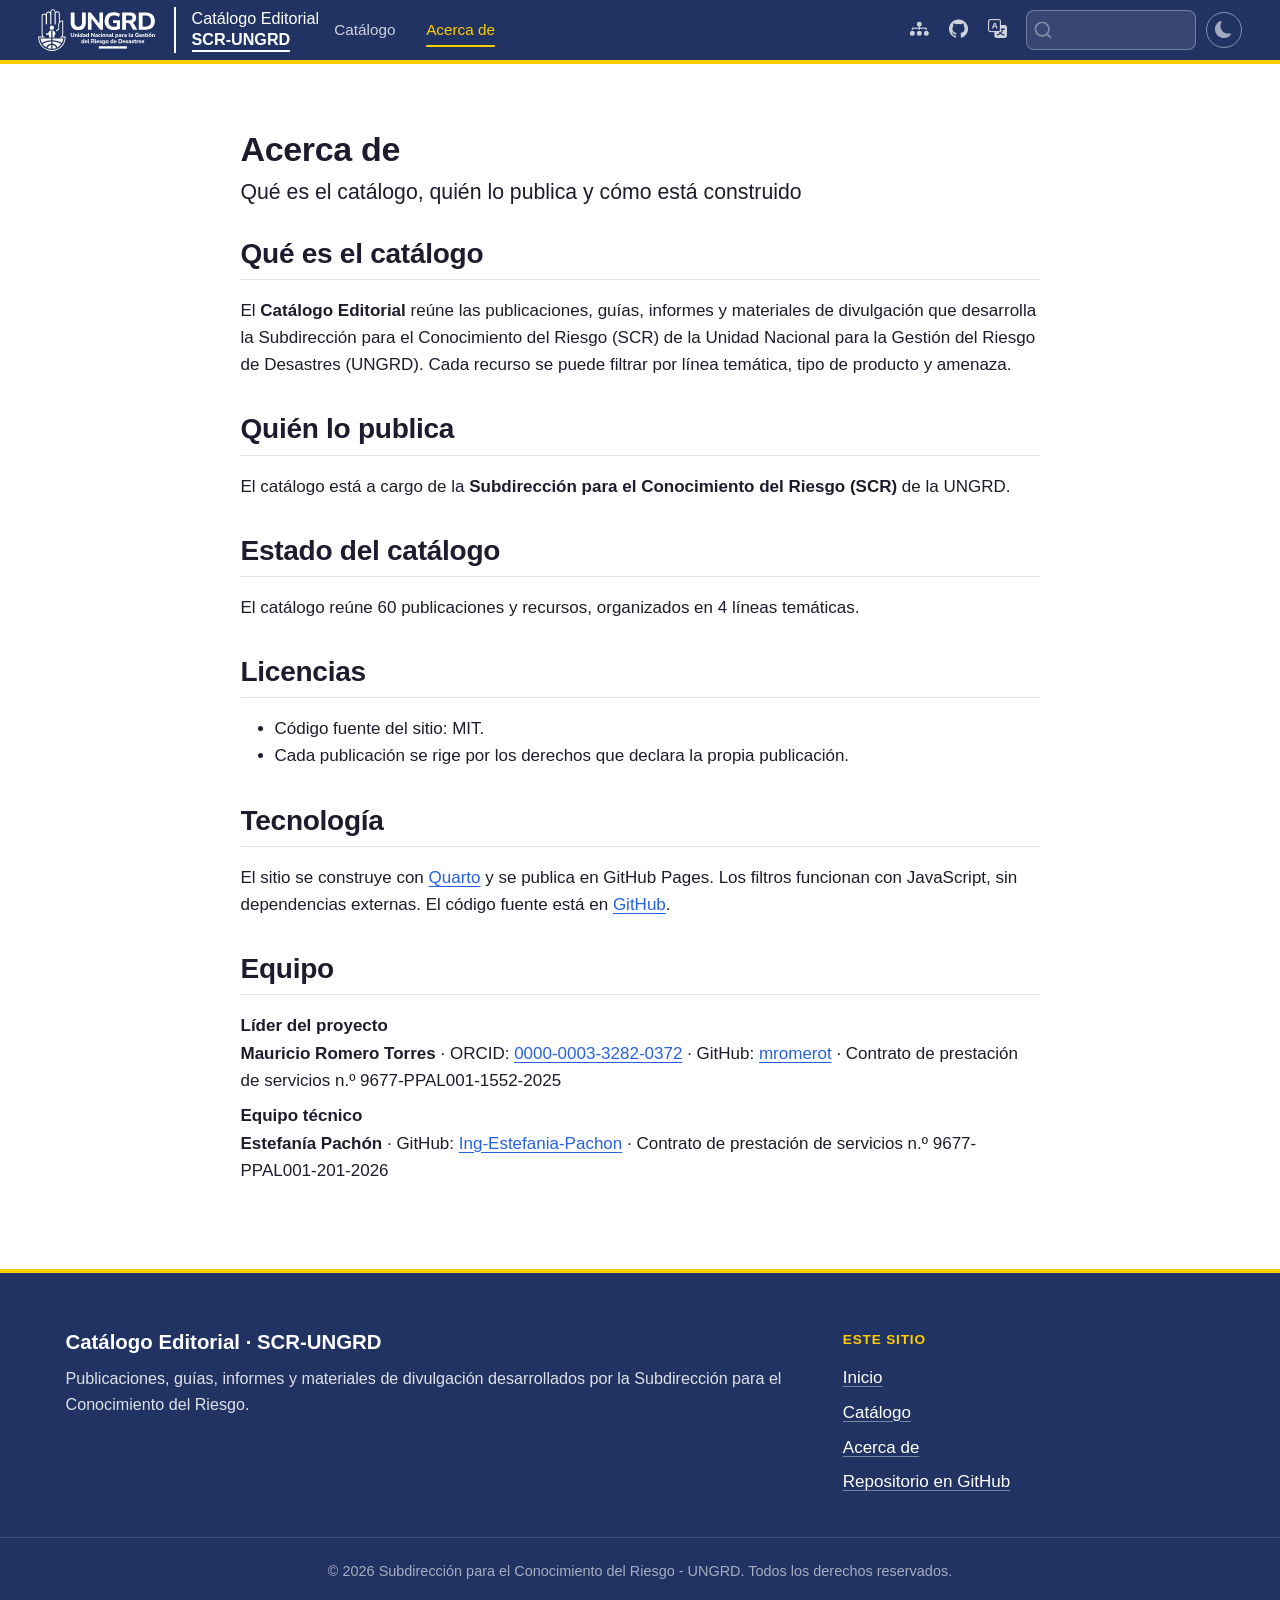
<file: acerca-de.html>
<!DOCTYPE html>
<html xmlns="http://www.w3.org/1999/xhtml" lang="es" xml:lang="es"><head>

<meta charset="utf-8">
<meta name="generator" content="quarto-1.11.9">

<meta name="viewport" content="width=device-width, initial-scale=1.0, user-scalable=yes">


<title>Acerca de – Catálogo Editorial | SCR- UNGRD</title>
<style>
/* Default styles provided by pandoc.
** See https://pandoc.org/MANUAL.html#variables-for-html for config info.
*/
span.smallcaps{font-variant: small-caps;}
div.columns{display: flex; gap: 1.5em;}
div.column{flex: auto;}
@media screen {
div.columns{gap: min(4vw, 1.5em);}
div.column{overflow-x: auto;}
}
div.hanging-indent{margin-left: 1.5em; text-indent: -1.5em;}
ul.task-list{list-style: none;}
ul.task-list li input[type="checkbox"] {
  width: 0.8em;
  margin: 0 0.8em 0.2em -1em; /* quarto-specific, see https://github.com/quarto-dev/quarto-cli/issues/4556 */ 
  vertical-align: middle;
}
</style>


<script src="site_libs/quarto-nav/quarto-nav.js"></script>
<script src="site_libs/clipboard/clipboard.min.js"></script>
<script src="site_libs/quarto-search/autocomplete.umd.js"></script>
<script src="site_libs/quarto-search/fuse.min.js"></script>
<script src="site_libs/quarto-search/quarto-search.js"></script>
<meta name="quarto:offset" content="./">
<link href="./images/favicon.png" rel="icon" type="image/png">
<script src="site_libs/quarto-html/quarto.js" type="module"></script>
<script src="site_libs/quarto-html/tabsets/tabsets.js" type="module"></script>
<script src="site_libs/quarto-html/scrollable-regions/scrollable-regions.js" type="module"></script>
<script src="site_libs/quarto-html/popper.min.js"></script>
<script src="site_libs/quarto-html/tippy.umd.min.js"></script>
<link href="site_libs/quarto-html/tippy.css" rel="stylesheet">
<link href="site_libs/quarto-html/quarto-syntax-highlighting-63b5708e65d6cd79cd7618c58d0c21e7.css" rel="stylesheet" class="quarto-color-scheme" id="quarto-text-highlighting-styles">
<link href="site_libs/quarto-html/quarto-syntax-highlighting-dark-447e42e69aaa9833c0ba1b986f430b20.css" rel="stylesheet" class="quarto-color-scheme quarto-color-alternate" id="quarto-text-highlighting-styles">
<link href="site_libs/quarto-html/quarto-syntax-highlighting-63b5708e65d6cd79cd7618c58d0c21e7.css" rel="stylesheet" class="quarto-color-scheme-extra" id="quarto-text-highlighting-styles">
<script src="site_libs/bootstrap/bootstrap.min.js"></script>
<link href="site_libs/bootstrap/bootstrap-icons.css" rel="stylesheet">
<link href="site_libs/bootstrap/bootstrap-d465a34d0f4d0024108dd74bcecdc5b6.min.css" rel="stylesheet" append-hash="true" class="quarto-color-scheme" id="quarto-bootstrap" data-mode="light">
<link href="site_libs/bootstrap/bootstrap-dark-702039ae38968770d118eb605af6d9de.min.css" rel="stylesheet" append-hash="true" class="quarto-color-scheme quarto-color-alternate" id="quarto-bootstrap" data-mode="dark">
<link href="site_libs/bootstrap/bootstrap-d465a34d0f4d0024108dd74bcecdc5b6.min.css" rel="stylesheet" append-hash="true" class="quarto-color-scheme-extra" id="quarto-bootstrap" data-mode="light">
<script id="quarto-search-options" type="application/json">{
  "location": "navbar",
  "copy-button": false,
  "collapse-after": 3,
  "panel-placement": "end",
  "type": "textbox",
  "limit": 50,
  "keyboard-shortcut": [
    "f",
    "/",
    "s"
  ],
  "language": {
    "search-no-results-text": "No se han encontrado resultados",
    "search-matching-documents-text": "documentos encontrados",
    "search-copy-link-title": "Copiar el enlace en la búsqueda",
    "search-hide-matches-text": "Ocultar resultados adicionales",
    "search-more-match-text": "resultado adicional en este documento",
    "search-more-matches-text": "resultados adicionales en este documento",
    "search-clear-button-title": "Borrar",
    "search-text-placeholder": "",
    "search-detached-cancel-button-title": "Cancelar",
    "search-submit-button-title": "Enviar",
    "search-label": "Buscar"
  }
}</script>
<style>html{ scroll-behavior: smooth; }</style>


<meta property="og:title" content="Catálogo Editorial · Subdirección para el Conocimiento del Riesgo">
<meta property="og:description" content="Catálogo de publicaciones, guías, informes y materiales de divulgación elaborados por la Subdirección para el Conocimiento del Riesgo, UNGRD.">
<meta property="og:site_name" content="Catálogo Editorial | SCR- UNGRD">
</head>

<body class="nav-fixed scr-about fullcontent quarto-light"><a id="quarto-skip-link" class="visually-hidden-focusable" href="#quarto-document-content">Saltar al contenido principal</a><script id="quarto-html-before-body" type="application/javascript">
    const toggleBodyColorMode = (bsSheetEl) => {
      const mode = bsSheetEl.getAttribute("data-mode");
      const bodyEl = window.document.querySelector("body");
      if (mode === "dark") {
        bodyEl.classList.add("quarto-dark");
        bodyEl.classList.remove("quarto-light");
      } else {
        bodyEl.classList.add("quarto-light");
        bodyEl.classList.remove("quarto-dark");
      }
    }
    const toggleBodyColorPrimary = () => {
      const bsSheetEl = window.document.querySelector("link#quarto-bootstrap:not([rel=disabled-stylesheet])");
      if (bsSheetEl) {
        toggleBodyColorMode(bsSheetEl);
      }
    }
    const setColorSchemeToggle = (alternate) => {
      const toggles = window.document.querySelectorAll('.quarto-color-scheme-toggle');
      for (let i=0; i < toggles.length; i++) {
        const toggle = toggles[i];
        if (toggle) {
          toggle.setAttribute("aria-checked", alternate ? "true" : "false");
          if (alternate) {
            toggle.classList.add("alternate");
          } else {
            toggle.classList.remove("alternate");
          }
        }
      }
    };
    const toggleColorMode = (alternate) => {
      // Switch the stylesheets
      const primaryStylesheets = window.document.querySelectorAll('link.quarto-color-scheme:not(.quarto-color-alternate)');
      const alternateStylesheets = window.document.querySelectorAll('link.quarto-color-scheme.quarto-color-alternate');
      manageTransitions('#quarto-margin-sidebar .nav-link', false);
      if (alternate) {
        // note: dark is layered on light, we don't disable primary!
        enableStylesheet(alternateStylesheets);
        for (const sheetNode of alternateStylesheets) {
          if (sheetNode.id === "quarto-bootstrap") {
            toggleBodyColorMode(sheetNode);
          }
        }
      } else {
        disableStylesheet(alternateStylesheets);
        enableStylesheet(primaryStylesheets)
        toggleBodyColorPrimary();
      }
      manageTransitions('#quarto-margin-sidebar .nav-link', true);
      // Switch the toggles
      setColorSchemeToggle(alternate)
    }
    // Hack to workaround the fact that safari doesn't
    // properly recolor the scrollbar when toggling (#1455).
    // Not run on load: stylesheets are set before first paint there, and
    // scrolling would undo the scroll to a URL fragment (#14973).
    // The one pixel nudge keeps the reader where they were.
    const refreshSafariScrollbar = () => {
      if (navigator.userAgent.indexOf('Safari') > 0 && navigator.userAgent.indexOf('Chrome') == -1) {
        manageTransitions("body", false);
        const scrollY = window.scrollY;
        window.scrollTo(0, scrollY > 0 ? scrollY - 1 : 1);
        setTimeout(() => {
          window.scrollTo(0, scrollY);
          manageTransitions("body", true);
        }, 40);
      }
    }
    const disableStylesheet = (stylesheets) => {
      for (let i=0; i < stylesheets.length; i++) {
        const stylesheet = stylesheets[i];
        stylesheet.rel = 'disabled-stylesheet';
      }
    }
    const enableStylesheet = (stylesheets) => {
      for (let i=0; i < stylesheets.length; i++) {
        const stylesheet = stylesheets[i];
        if(stylesheet.rel !== 'stylesheet') { // for Chrome, which will still FOUC without this check
          stylesheet.rel = 'stylesheet';
        }
      }
    }
    const manageTransitions = (selector, allowTransitions) => {
      const els = window.document.querySelectorAll(selector);
      for (let i=0; i < els.length; i++) {
        const el = els[i];
        if (allowTransitions) {
          el.classList.remove('notransition');
        } else {
          el.classList.add('notransition');
        }
      }
    }
    const isFileUrl = () => {
      return window.location.protocol === 'file:';
    }
    const hasAlternateSentinel = () => {
      let styleSentinel = getColorSchemeSentinel();
      if (styleSentinel !== null) {
        return styleSentinel === "alternate";
      } else {
        return false;
      }
    }
    const setStyleSentinel = (alternate) => {
      const value = alternate ? "alternate" : "default";
      if (!isFileUrl()) {
        window.localStorage.setItem("quarto-color-scheme", value);
      } else {
        localAlternateSentinel = value;
      }
    }
    const getColorSchemeSentinel = () => {
      if (!isFileUrl()) {
        const storageValue = window.localStorage.getItem("quarto-color-scheme");
        return storageValue != null ? storageValue : localAlternateSentinel;
      } else {
        return localAlternateSentinel;
      }
    }
    const toggleGiscusIfUsed = (isAlternate, darkModeDefault) => {
      const baseTheme = document.querySelector('#giscus-base-theme')?.value ?? 'light';
      const alternateTheme = document.querySelector('#giscus-alt-theme')?.value ?? 'dark';
      let newTheme = '';
      if(authorPrefersDark) {
        newTheme = isAlternate ? baseTheme : alternateTheme;
      } else {
        newTheme = isAlternate ? alternateTheme : baseTheme;
      }
      const changeGiscusTheme = () => {
        // From: https://github.com/giscus/giscus/issues/336
        const sendMessage = (message) => {
          const iframe = document.querySelector('iframe.giscus-frame');
          if (!iframe) return;
          iframe.contentWindow.postMessage({ giscus: message }, 'https://giscus.app');
        }
        sendMessage({
          setConfig: {
            theme: newTheme
          }
        });
      }
      const isGiscussLoaded = window.document.querySelector('iframe.giscus-frame') !== null;
      if (isGiscussLoaded) {
        changeGiscusTheme();
      }
    };
    const authorPrefersDark = false;
    const darkModeDefault = authorPrefersDark;
      document.querySelector('link#quarto-text-highlighting-styles.quarto-color-scheme-extra').rel = 'disabled-stylesheet';
      document.querySelector('link#quarto-bootstrap.quarto-color-scheme-extra').rel = 'disabled-stylesheet';
    let localAlternateSentinel = darkModeDefault ? 'alternate' : 'default';
    // Dark / light mode switch
    window.quartoToggleColorScheme = () => {
      // Read the current dark / light value
      let toAlternate = !hasAlternateSentinel();
      toggleColorMode(toAlternate);
      refreshSafariScrollbar();
      setStyleSentinel(toAlternate);
      toggleGiscusIfUsed(toAlternate, darkModeDefault);
      window.dispatchEvent(new Event('resize'));
    };
    // Switch to dark mode if need be
    if (hasAlternateSentinel()) {
      toggleColorMode(true);
    } else {
      toggleColorMode(false);
    }
  </script>

<div id="quarto-search-results"></div>
  <header id="quarto-header" class="headroom fixed-top">
    <nav class="navbar navbar-expand-lg " data-bs-theme="dark" aria-label="Sitio web">
      <div class="navbar-container container-fluid">
      <div class="navbar-brand-container mx-auto">
    <a href="./index.html" class="navbar-brand navbar-brand-logo">
    <img src="./images/logo-ungrd-blanco.svg" alt="UNGRD - Unidad Nacional para la Gestión del Riesgo de Desastres" class="navbar-logo light-content">
    <img src="./images/logo-ungrd-blanco.svg" alt="UNGRD - Unidad Nacional para la Gestión del Riesgo de Desastres" class="navbar-logo dark-content">
    </a>
    <a class="navbar-brand" href="./index.html">
    <span class="navbar-title">Catálogo Editorial|SCR-UNGRD</span>
    </a>
  </div>
          <button class="navbar-toggler" type="button" data-bs-toggle="collapse" data-bs-target="#navbarCollapse" aria-controls="navbarCollapse" aria-expanded="false" aria-label="Navegación de palanca" onclick="if (window.quartoToggleHeadroom) { window.quartoToggleHeadroom(); }">
  <span class="navbar-toggler-icon"></span>
</button>
          <div class="collapse navbar-collapse" id="navbarCollapse">
            <ul class="navbar-nav navbar-nav-scroll me-auto">
  <li class="nav-item">
    <a class="nav-link" href="./index.html#catalogo"> 
<span class="menu-text">Catálogo</span></a>
  </li>  
  <li class="nav-item">
    <a class="nav-link active" href="./acerca-de.html" aria-current="page"> 
<span class="menu-text">Acerca de</span></a>
  </li>  
</ul>
            <ul class="navbar-nav navbar-nav-scroll ms-auto">
  <li class="nav-item compact">
    <a class="nav-link" href="https://scr-ungrd.github.io/hub/" rel="noopener noreferrer" target="_blank"> <i class="bi bi-diagram-3-fill" role="img" aria-label="HUB SCR — portal de proyectos">
</i> 
<span class="menu-text"></span></a>
  </li>  
  <li class="nav-item compact">
    <a class="nav-link" href="https://github.com/scr-ungrd/catalogo-publicaciones" rel="noopener noreferrer" target="_blank"> <i class="bi bi-github" role="img" aria-label="Repositorio en GitHub">
</i> 
<span class="menu-text"></span></a>
  </li>  
  <li class="nav-item compact">
    <a class="nav-link" href="https://translate.google.com/translate?sl=es&amp;tl=en&amp;u=https://scr-ungrd.github.io/catalogo-publicaciones/" rel="noopener noreferrer" target="_blank"> <i class="bi bi-translate" role="img" aria-label="Translate to English">
</i> 
<span class="menu-text"></span></a>
  </li>  
</ul>
          </div> <!-- /navcollapse -->
            <div class="quarto-navbar-tools">
  <button type="button" role="switch" aria-checked="false" class="quarto-color-scheme-toggle quarto-navigation-tool  px-1" onclick="window.quartoToggleColorScheme(); return false;" title="Alternar modo oscuro" aria-label="Alternar modo oscuro"><i class="bi"></i></button>
</div>
            <div id="quarto-search" class="" title="Buscar"></div>
      </div> <!-- /container-fluid -->
    </nav>
</header>
<!-- content -->
<div id="quarto-content" class="quarto-container page-columns page-rows-contents page-layout-article page-navbar">
<!-- sidebar -->
<!-- margin-sidebar -->
    
<!-- main -->
<main class="content" id="quarto-document-content" tabindex="-1">


<header id="title-block-header" class="quarto-title-block default">
<div class="quarto-title">
<h1 class="title">Acerca de</h1>
<p class="subtitle lead">Qué es el catálogo, quién lo publica y cómo está construido</p>
</div>



<div class="quarto-title-meta">

    
  
    
  </div>
  


</header>


<section id="qué-es-el-catálogo" class="level2">
<h2 data-anchor-id="qué-es-el-catálogo">Qué es el catálogo</h2>
<p>El <strong>Catálogo Editorial</strong> reúne las publicaciones, guías, informes y materiales de divulgación que desarrolla la Subdirección para el Conocimiento del Riesgo (SCR) de la Unidad Nacional para la Gestión del Riesgo de Desastres (UNGRD). Cada recurso se puede filtrar por línea temática, tipo de producto y amenaza.</p>
</section>
<section id="quién-lo-publica" class="level2">
<h2 data-anchor-id="quién-lo-publica">Quién lo publica</h2>
<p>El catálogo está a cargo de la <strong>Subdirección para el Conocimiento del Riesgo (SCR)</strong> de la UNGRD.</p>
</section>
<section id="estado-del-catálogo" class="level2">
<h2 data-anchor-id="estado-del-catálogo">Estado del catálogo</h2>
<p>El catálogo reúne 60 publicaciones y recursos, organizados en 4 líneas temáticas.</p>
</section>
<section id="licencias" class="level2">
<h2 data-anchor-id="licencias">Licencias</h2>
<ul>
<li>Código fuente del sitio: MIT.</li>
<li>Cada publicación se rige por los derechos que declara la propia publicación.</li>
</ul>
</section>
<section id="tecnología" class="level2">
<h2 data-anchor-id="tecnología">Tecnología</h2>
<p>El sitio se construye con <a href="https://quarto.org">Quarto</a> y se publica en GitHub Pages. Los filtros funcionan con JavaScript, sin dependencias externas. El código fuente está en <a href="https://github.com/scr-ungrd/catalogo-publicaciones">GitHub</a>.</p>
</section>
<section id="equipo" class="level2">
<h2 data-anchor-id="equipo">Equipo</h2>
<dl>
<dt><strong>Líder del proyecto</strong></dt>
<dd>
<strong>Mauricio Romero Torres</strong> · ORCID: <a href="https://orcid.org/0000-0003-3282-0372">0000-0003-3282-0372</a> · GitHub: <a href="https://github.com/mromerot">mromerot</a> · Contrato de prestación de servicios n.º 9677-PPAL001-1552-2025
</dd>
<dt><strong>Equipo técnico</strong></dt>
<dd>
<strong>Estefanía Pachón</strong> · GitHub: <a href="https://github.com/Ing-Estefania-Pachon">Ing-Estefania-Pachon</a> · Contrato de prestación de servicios n.º 9677-PPAL001-201-2026
</dd>
</dl>


</section>

</main> <!-- /main -->
<!-- Pie de página homogéneo de los sitios SCR (modelo: Cuadernos Reproducibles; colores del Manual de Identidad Visual UNGRD 2024) -->
<footer id="scr-footer" role="contentinfo">
  <div class="scr-footer__grid">
    <div class="scr-footer__brand">
      <p class="scr-footer__title">Catálogo Editorial · SCR-UNGRD</p>
      <p>Publicaciones, guías, informes y materiales de divulgación desarrollados por la Subdirección para el Conocimiento del Riesgo.</p>
    </div>
    <nav aria-label="Este sitio">
      <p class="scr-footer__head">Este sitio</p>
      <ul>
        <li><a href="index.html">Inicio</a></li>
        <li><a href="index.html#catalogo">Catálogo</a></li>
        <li><a href="acerca-de.html">Acerca de</a></li>
        <li><a href="https://github.com/scr-ungrd/catalogo-publicaciones" target="_blank" rel="noopener noreferrer">Repositorio en GitHub</a></li>
      </ul>
    </nav>
  </div>
  <div class="scr-footer__notice">
    <p>© 2026 Subdirección para el Conocimiento del Riesgo - UNGRD. Todos los derechos reservados.</p>
  </div>
</footer>

<!-- Barra de navegación: el nombre del proyecto se escribe "línea 1|línea 2" en _quarto.yml y aquí se parte en dos líneas -->
<script>
document.querySelectorAll('.navbar-title').forEach(function (el) {
  var t = el.textContent.split('|');
  if (t.length === 2) {
    el.textContent = '';
    el.appendChild(document.createTextNode(t[0].trim()));
    el.appendChild(document.createElement('br'));
    var b = document.createElement('span'); b.className = 'scr-title-2'; b.textContent = t[1].trim();
    el.appendChild(b);
  }
});
</script>
<!-- Buscador: texto "Buscar" en el campo (Quarto lo deja vacío en modo textbox) -->
<script>
window.addEventListener('load', function () {
  var tries = 0, t = setInterval(function () {
    var i = document.querySelector('#quarto-search input.aa-Input');
    if (i) { i.placeholder = 'Buscar'; clearInterval(t); }
    if (++tries > 40) clearInterval(t);
  }, 100);
});
</script>
<script id="quarto-html-after-body" type="application/javascript">
  window.document.addEventListener("DOMContentLoaded", function (event) {
    // Ensure there is a toggle, if there isn't float one in the top right
    if (window.document.querySelector('.quarto-color-scheme-toggle') === null) {
      const toggle = window.document.createElement('button');
      toggle.type = "button";
      toggle.setAttribute("role", "switch");
      toggle.setAttribute("aria-checked", "false");
      toggle.classList.add('top-right');
      toggle.classList.add('quarto-color-scheme-toggle');
      toggle.setAttribute("aria-label", "Alternar modo oscuro");
      toggle.onclick = function() { try { window.quartoToggleColorScheme(); } catch {} return false; };
      const i = window.document.createElement("i");
      i.classList.add('bi');
      toggle.appendChild(i);
      // Put the toggle in a landmark of its own, so that landmark navigation
      // can reach it.
      //
      // The container is always a fresh direct child of body, and the toggle is
      // never moved into page furniture that the theme or the author controls.
      // The toggle is positioned against the page, so any ancestor that
      // establishes a containing block captures it: a positioned element or a
      // grid for position: absolute, and transform, filter, will-change or
      // contain for position: fixed. A direct child of body has none of these
      // to inherit, and the shift when one appears is silent and visual.
      //
      // ARIA says a document should have at most one banner, and axe reports a
      // duplicate whether or not the banners carry distinct labels. So use a
      // header when the page has no banner yet, and a named region otherwise.
      //
      // A header is a banner wherever it sits, unless it is inside sectioning
      // content, so this cannot just look at the children of body: a custom
      // page layout wraps the title block header in a plain div. An explicit
      // role="banner" always counts.
      const sectioning = 'article, aside, main, nav, section, [role="article"], [role="complementary"], [role="main"], [role="navigation"], [role="region"]';
      const hasBanner = Array.from(
        window.document.querySelectorAll('header:not([role]), [role="banner"]')
      ).some(function(el) {
        return el.hasAttribute("role") || el.closest(sectioning) === null;
      });
      const container = window.document.createElement(hasBanner ? "div" : "header");
      if (hasBanner) {
        container.setAttribute("role", "region");
        container.setAttribute("aria-label", "Alternar modo oscuro");
      }
      container.classList.add('quarto-color-scheme-toggle-container');
      container.appendChild(toggle);
      window.document.body.appendChild(container);
    }
    setColorSchemeToggle(hasAlternateSentinel())
    const isCodeAnnotation = (el) => {
      for (const clz of el.classList) {
        if (clz.startsWith('code-annotation-')) {                     
          return true;
        }
      }
      return false;
    }
    const onCopySuccess = function(e) {
      // button target
      const button = e.trigger;
      // don't keep focus
      button.blur();
      // flash "checked"
      button.classList.add('code-copy-button-checked');
      var currentTitle = button.getAttribute("title");
      button.setAttribute("title", "Copiado");
      let tooltip;
      if (window.bootstrap) {
        button.setAttribute("data-bs-toggle", "tooltip");
        button.setAttribute("data-bs-placement", "left");
        button.setAttribute("data-bs-title", "Copiado");
        tooltip = new bootstrap.Tooltip(button, 
          { trigger: "manual", 
            customClass: "code-copy-button-tooltip",
            offset: [0, -8]});
        tooltip.show();    
      }
      setTimeout(function() {
        if (tooltip) {
          tooltip.hide();
          button.removeAttribute("data-bs-title");
          button.removeAttribute("data-bs-toggle");
          button.removeAttribute("data-bs-placement");
        }
        button.setAttribute("title", currentTitle);
        button.classList.remove('code-copy-button-checked');
      }, 1000);
      // clear code selection
      e.clearSelection();
    }
    const getTextToCopy = function(trigger) {
      const outerScaffold = trigger.parentElement.cloneNode(true);
      const codeEl = outerScaffold.querySelector('code');
      for (const childEl of codeEl.children) {
        if (isCodeAnnotation(childEl)) {
          childEl.remove();
        }
      }
      return codeEl.innerText;
    }
    const clipboard = new window.ClipboardJS('.code-copy-button:not([data-in-quarto-modal])', {
      text: getTextToCopy
    });
    clipboard.on('success', onCopySuccess);
    if (window.document.getElementById('quarto-embedded-source-code-modal')) {
      const clipboardModal = new window.ClipboardJS('.code-copy-button[data-in-quarto-modal]', {
        text: getTextToCopy,
        container: window.document.getElementById('quarto-embedded-source-code-modal')
      });
      clipboardModal.on('success', onCopySuccess);
    }
      var localhostRegex = new RegExp(/^(?:http|https):\/\/localhost\:?[0-9]*\//);
      var mailtoRegex = new RegExp(/^mailto:/);
        var filterRegex = new RegExp("https:\/\/scr-ungrd\.github\.io\/catalogo-publicaciones");
      var isInternal = (href) => {
          return filterRegex.test(href) || localhostRegex.test(href) || mailtoRegex.test(href);
      }
      // Inspect non-navigation links and adorn them if external
      window.quartoDecorateExternalLinks = function (root) {
     var links = (root || window.document).querySelectorAll('a[href]:not(.nav-link):not(.navbar-brand):not(.toc-action):not(.sidebar-link):not(.sidebar-item-toggle):not(.pagination-link):not(.no-external):not([aria-hidden]):not(.dropdown-item):not(.quarto-navigation-tool):not(.about-link)');
      for (var i=0; i<links.length; i++) {
        const link = links[i];
        if (!isInternal(link.href)) {
          // undo the damage that might have been done by quarto-nav.js in the case of
          // links that we want to consider external
          if (link.dataset.originalHref !== undefined) {
            link.href = link.dataset.originalHref;
          }
          if (!link.classList.contains('no-external-icon')) {
          }
        }
      }
      };
      window.quartoDecorateExternalLinks(window.document);
    // Esc closes the popup (WCAG 1.4.13) and focus leaving both trigger and
    // popup closes it (WCAG 2.4.11); tippy handles neither for interactive popups.
    const hideOnEscAndFocusOut = {
      name: 'hideOnEscAndFocusOut',
      defaultValue: true,
      fn(instance) {
        const dismiss = () => {
          // A show scheduled by the trigger delay would otherwise reopen it
          instance.clearDelayTimeouts();
          instance.hide();
        };
        const onKeyDown = (event) => {
          if (event.key !== 'Escape') {
            return;
          }
          // Keep Esc from also reaching page handlers (e.g. reveal.js overview),
          // except an open reveal.js slide menu, which Esc should close too.
          // The menu handles keys only when its keyboard option is on.
          const menuHandlesEsc = window.Reveal?.getPlugin?.('menu')?.isOpen() &&
            window.Reveal.getConfig().menu?.keyboard !== false;
          if (!menuHandlesEsc) {
            event.stopPropagation();
          }
          if (instance.popper.contains(window.document.activeElement)) {
            // Disabled while refocusing so the focus trigger does not reopen it
            instance.disable();
            instance.reference.focus();
            instance.enable();
          }
          dismiss();
        };
        const onFocusOut = (event) => {
          const target = event.relatedTarget;
          if (target && !instance.reference.contains(target) &&
              !instance.popper.contains(target)) {
            dismiss();
          }
        };
        // On the trigger too: a click trigger (code-annotations: select) has no
        // blur handling. Attached for the instance's lifetime so leaving the
        // trigger also cancels a show still pending on the trigger delay.
        instance.reference.addEventListener('focusout', onFocusOut);
        return {
          onShow() {
            window.document.addEventListener('keydown', onKeyDown, true);
            instance.popper.addEventListener('focusout', onFocusOut);
          },
          onHide() {
            window.document.removeEventListener('keydown', onKeyDown, true);
            instance.popper.removeEventListener('focusout', onFocusOut);
          },
          onDestroy() {
            instance.reference.removeEventListener('focusout', onFocusOut);
          },
        };
      },
    };
    function tippyHover(el, contentFn, onTriggerFn, onUntriggerFn) {
      const config = {
        allowHTML: true,
        maxWidth: 500,
        delay: 100,
        arrow: false,
        appendTo: function(el) {
            return el.parentElement;
        },
        interactive: true,
        interactiveBorder: 10,
        theme: 'quarto',
        placement: 'bottom-start',
        plugins: [hideOnEscAndFocusOut],
      };
      if (contentFn) {
        config.content = contentFn;
      }
      if (onTriggerFn) {
        config.onTrigger = onTriggerFn;
      }
      if (onUntriggerFn) {
        config.onUntrigger = onUntriggerFn;
      }
      window.tippy(el, config); 
    }
    const noterefs = window.document.querySelectorAll('a[role="doc-noteref"]');
    for (var i=0; i<noterefs.length; i++) {
      const ref = noterefs[i];
      tippyHover(ref, function() {
        // use id or data attribute instead here
        let href = ref.getAttribute('data-footnote-href') || ref.getAttribute('href');
        try { href = new URL(href).hash; } catch {}
        const id = href.replace(/^#\/?/, "");
        const note = window.document.getElementById(id);
        if (note) {
          return note.innerHTML;
        } else {
          return "";
        }
      });
    }
    const xrefs = window.document.querySelectorAll('a.quarto-xref');
    const processXRef = (id, note) => {
      // Strip column container classes
      const stripColumnClz = (el) => {
        el.classList.remove("page-full", "page-columns");
        if (el.children) {
          for (const child of el.children) {
            stripColumnClz(child);
          }
        }
      }
      stripColumnClz(note)
      if (id === null || id.startsWith('sec-')) {
        // Special case sections, only their first couple elements
        const container = document.createElement("div");
        if (note.children && note.children.length > 2) {
          container.appendChild(note.children[0].cloneNode(true));
          for (let i = 1; i < note.children.length; i++) {
            const child = note.children[i];
            if (child.tagName === "P" && child.innerText === "") {
              continue;
            } else {
              container.appendChild(child.cloneNode(true));
              break;
            }
          }
          if (window.Quarto?.typesetMath) {
            window.Quarto.typesetMath(container);
          }
          return container.innerHTML
        } else {
          if (window.Quarto?.typesetMath) {
            window.Quarto.typesetMath(note);
          }
          return note.innerHTML;
        }
      } else {
        // Remove any anchor links if they are present
        const anchorLink = note.querySelector('a.anchorjs-link');
        if (anchorLink) {
          anchorLink.remove();
        }
        if (window.Quarto?.typesetMath) {
          window.Quarto.typesetMath(note);
        }
        if (note.classList.contains("callout")) {
          return note.outerHTML;
        } else {
          return note.innerHTML;
        }
      }
    }
    for (var i=0; i<xrefs.length; i++) {
      const xref = xrefs[i];
      tippyHover(xref, undefined, function(instance) {
        instance.disable();
        let url = xref.getAttribute('href');
        let hash = undefined; 
        if (url.startsWith('#')) {
          hash = url;
        } else {
          try { hash = new URL(url).hash; } catch {}
        }
        if (hash) {
          const id = hash.replace(/^#\/?/, "");
          const note = window.document.getElementById(id);
          if (note !== null) {
            try {
              const html = processXRef(id, note.cloneNode(true));
              instance.setContent(html);
            } finally {
              instance.enable();
              instance.show();
            }
          } else {
            // See if we can fetch this
            fetch(url.split('#')[0])
            .then(res => res.text())
            .then(html => {
              const parser = new DOMParser();
              const htmlDoc = parser.parseFromString(html, "text/html");
              const note = htmlDoc.getElementById(id);
              if (note !== null) {
                const html = processXRef(id, note);
                instance.setContent(html);
              } 
            }).finally(() => {
              instance.enable();
              instance.show();
            });
          }
        } else {
          // See if we can fetch a full url (with no hash to target)
          // This is a special case and we should probably do some content thinning / targeting
          fetch(url)
          .then(res => res.text())
          .then(html => {
            const parser = new DOMParser();
            const htmlDoc = parser.parseFromString(html, "text/html");
            const note = htmlDoc.querySelector('main.content');
            if (note !== null) {
              // This should only happen for chapter cross references
              // (since there is no id in the URL)
              // remove the first header
              if (note.children.length > 0 && note.children[0].tagName === "HEADER") {
                note.children[0].remove();
              }
              const html = processXRef(null, note);
              instance.setContent(html);
            } 
          }).finally(() => {
            instance.enable();
            instance.show();
          });
        }
      }, function(instance) {
      });
    }
        let selectedAnnoteEl;
        const selectorForAnnotation = ( cell, annotation) => {
          let cellAttr = 'data-code-cell="' + cell + '"';
          let lineAttr = 'data-code-annotation="' +  annotation + '"';
          const selector = 'span[' + cellAttr + '][' + lineAttr + ']';
          return selector;
        }
        const selectCodeLines = (annoteEl) => {
          const doc = window.document;
          const targetCell = annoteEl.getAttribute("data-target-cell");
          const targetAnnotation = annoteEl.getAttribute("data-target-annotation");
          const annoteSpan = window.document.querySelector(selectorForAnnotation(targetCell, targetAnnotation));
          const lines = annoteSpan.getAttribute("data-code-lines").split(",");
          const lineIds = lines.map((line) => {
            return targetCell + "-" + line;
          })
          // Each band is positioned against its own containing block, which is
          // not the offsetParent of the lines, so place it from client rects.
          const placeBand = (band, firstEl, lastEl, codeBlock) => {
            const container = band.offsetParent;
            if (container === null) {
              return;
            }
            const containerRect = container.getBoundingClientRect();
            // Reveal.js scales slides with a transform, so convert client
            // pixels back to the CSS pixels of the container.
            const scale = containerRect.height / container.offsetHeight || 1;
            const firstRect = firstEl.getBoundingClientRect();
            const lastRect = lastEl.getBoundingClientRect();
            const top = (firstRect.top - containerRect.top) / scale - container.clientTop + container.scrollTop;
            const height = (lastRect.bottom - firstRect.top) / scale;
            band.style.top = top - 2 + "px";
            band.style.height = height + 4 + "px";
            if (codeBlock) {
              // Without the copy button wrapper, the containing block is wider
              // than the code block, so span the code block explicitly.
              const blockRect = codeBlock.getBoundingClientRect();
              band.style.left = (blockRect.left - containerRect.left) / scale - container.clientLeft + container.scrollLeft + "px";
              band.style.width = blockRect.width / scale + "px";
            }
          };
          if (lineIds.length > 0) {
            const el = window.document.getElementById(lineIds[0]);
            const lastEl = window.document.getElementById(lineIds[lineIds.length - 1]);
            const parent = el.parentElement.parentElement;
            // cook up a div (if necessary) and position it
            let div = window.document.getElementById("code-annotation-line-highlight");
            if (div === null) {
              div = window.document.createElement("div");
              div.setAttribute("id", "code-annotation-line-highlight");
              div.style.position = 'absolute';
              parent.appendChild(div);
            }
            placeBand(div, el, lastEl, parent.closest("div.sourceCode") || parent);
            let gutterDiv = window.document.getElementById("code-annotation-line-highlight-gutter");
            if (gutterDiv === null) {
              gutterDiv = window.document.createElement("div");
              gutterDiv.setAttribute("id", "code-annotation-line-highlight-gutter");
              gutterDiv.style.position = 'absolute';
              const codeCell = window.document.getElementById(targetCell);
              const gutter = codeCell.querySelector('.code-annotation-gutter');
              gutter.appendChild(gutterDiv);
            }
            placeBand(gutterDiv, el, lastEl);
            selectedAnnoteEl = annoteEl;
          }
        };
        const unselectCodeLines = () => {
          const elementsIds = ["code-annotation-line-highlight", "code-annotation-line-highlight-gutter"];
          elementsIds.forEach((elId) => {
            const div = window.document.getElementById(elId);
            if (div) {
              div.remove();
            }
          });
          selectedAnnoteEl = undefined;
        };
          // Handle positioning of the toggle
      window.addEventListener(
        "resize",
        throttle(() => {
          elRect = undefined;
          if (selectedAnnoteEl) {
            selectCodeLines(selectedAnnoteEl);
          }
        }, 10)
      );
      function throttle(fn, ms) {
      let throttle = false;
      let timer;
        return (...args) => {
          if(!throttle) { // first call gets through
              fn.apply(this, args);
              throttle = true;
          } else { // all the others get throttled
              if(timer) clearTimeout(timer); // cancel #2
              timer = setTimeout(() => {
                fn.apply(this, args);
                timer = throttle = false;
              }, ms);
          }
        };
      }
        // Attach click handler to the DT
        const annoteDls = window.document.querySelectorAll('dt[data-target-cell]');
        for (const annoteDlNode of annoteDls) {
          annoteDlNode.addEventListener('click', (event) => {
            const clickedEl = event.target;
            if (clickedEl !== selectedAnnoteEl) {
              unselectCodeLines();
              const activeEl = window.document.querySelector('dt[data-target-cell].code-annotation-active');
              if (activeEl) {
                activeEl.classList.remove('code-annotation-active');
              }
              selectCodeLines(clickedEl);
              clickedEl.classList.add('code-annotation-active');
            } else {
              // Unselect the line
              unselectCodeLines();
              clickedEl.classList.remove('code-annotation-active');
            }
          });
        }
    const findCites = (el) => {
      const parentEl = el.parentElement;
      if (parentEl) {
        const cites = parentEl.dataset.cites;
        if (cites) {
          return {
            el,
            cites: cites.split(' ')
          };
        } else {
          return findCites(el.parentElement)
        }
      } else {
        return undefined;
      }
    };
    var bibliorefs = window.document.querySelectorAll('a[role="doc-biblioref"]');
    for (var i=0; i<bibliorefs.length; i++) {
      const ref = bibliorefs[i];
      const citeInfo = findCites(ref);
      if (citeInfo) {
        tippyHover(citeInfo.el, function() {
          var popup = window.document.createElement('div');
          citeInfo.cites.forEach(function(cite) {
            var citeDiv = window.document.createElement('div');
            citeDiv.classList.add('hanging-indent');
            citeDiv.classList.add('csl-entry');
            var biblioDiv = window.document.getElementById('ref-' + cite);
            if (biblioDiv) {
              citeDiv.innerHTML = biblioDiv.innerHTML;
            }
            popup.appendChild(citeDiv);
          });
          return popup.innerHTML;
        });
      }
    }
  });
  </script>
  <script type="application/javascript">
  window.quartoScrollableRegionsLabels = {"code":"Código desplazable","output":"Salida desplazable"};
  </script>
</div> <!-- /content -->




<script src="site_libs/quarto-html/zenscroll-min.js"></script>
</body></html>
</file>
<file: site_libs/quarto-html/tippy.css>
.tippy-box[data-animation=fade][data-state=hidden]{opacity:0}[data-tippy-root]{max-width:calc(100vw - 10px)}.tippy-box{position:relative;background-color:#333;color:#fff;border-radius:4px;font-size:14px;line-height:1.4;white-space:normal;outline:0;transition-property:transform,visibility,opacity}.tippy-box[data-placement^=top]>.tippy-arrow{bottom:0}.tippy-box[data-placement^=top]>.tippy-arrow:before{bottom:-7px;left:0;border-width:8px 8px 0;border-top-color:initial;transform-origin:center top}.tippy-box[data-placement^=bottom]>.tippy-arrow{top:0}.tippy-box[data-placement^=bottom]>.tippy-arrow:before{top:-7px;left:0;border-width:0 8px 8px;border-bottom-color:initial;transform-origin:center bottom}.tippy-box[data-placement^=left]>.tippy-arrow{right:0}.tippy-box[data-placement^=left]>.tippy-arrow:before{border-width:8px 0 8px 8px;border-left-color:initial;right:-7px;transform-origin:center left}.tippy-box[data-placement^=right]>.tippy-arrow{left:0}.tippy-box[data-placement^=right]>.tippy-arrow:before{left:-7px;border-width:8px 8px 8px 0;border-right-color:initial;transform-origin:center right}.tippy-box[data-inertia][data-state=visible]{transition-timing-function:cubic-bezier(.54,1.5,.38,1.11)}.tippy-arrow{width:16px;height:16px;color:#333}.tippy-arrow:before{content:"";position:absolute;border-color:transparent;border-style:solid}.tippy-content{position:relative;padding:5px 9px;z-index:1}
</file>
<file: site_libs/quarto-html/quarto-syntax-highlighting-63b5708e65d6cd79cd7618c58d0c21e7.css>
/* quarto syntax highlight colors */
:root {
  --quarto-hl-ot-color: #003B4F;
  --quarto-hl-at-color: #657422;
  --quarto-hl-ss-color: #20794D;
  --quarto-hl-an-color: #5E5E5E;
  --quarto-hl-fu-color: #4758AB;
  --quarto-hl-st-color: #20794D;
  --quarto-hl-cf-color: #003B4F;
  --quarto-hl-op-color: #5E5E5E;
  --quarto-hl-er-color: #AD0000;
  --quarto-hl-bn-color: #AD0000;
  --quarto-hl-al-color: #AD0000;
  --quarto-hl-va-color: #111111;
  --quarto-hl-bu-color: inherit;
  --quarto-hl-ex-color: inherit;
  --quarto-hl-pp-color: #AD0000;
  --quarto-hl-in-color: #5E5E5E;
  --quarto-hl-vs-color: #20794D;
  --quarto-hl-wa-color: #5E5E5E;
  --quarto-hl-do-color: #5E5E5E;
  --quarto-hl-im-color: #00769E;
  --quarto-hl-ch-color: #20794D;
  --quarto-hl-dt-color: #AD0000;
  --quarto-hl-fl-color: #AD0000;
  --quarto-hl-co-color: #5E5E5E;
  --quarto-hl-cv-color: #5E5E5E;
  --quarto-hl-cn-color: #8f5902;
  --quarto-hl-sc-color: #5E5E5E;
  --quarto-hl-dv-color: #AD0000;
  --quarto-hl-kw-color: #003B4F;
}

/* other quarto variables */
:root {
  --quarto-font-monospace: SFMono-Regular, Menlo, Monaco, Consolas, "Liberation Mono", "Courier New", monospace;
}

/* syntax highlight based on Pandoc's rules */
pre > code.sourceCode > span {
  color: #003B4F;
}

code.sourceCode > span {
  color: #003B4F;
}

div.sourceCode,
div.sourceCode pre.sourceCode {
  color: #003B4F;
}

/* Normal */
code span {
  color: #003B4F;
}

/* Alert */
code span.al {
  color: #AD0000;
  font-style: inherit;
}

/* Annotation */
code span.an {
  color: #5E5E5E;
  font-style: inherit;
}

/* Attribute */
code span.at {
  color: #657422;
  font-style: inherit;
}

/* BaseN */
code span.bn {
  color: #AD0000;
  font-style: inherit;
}

/* BuiltIn */
code span.bu {
  font-style: inherit;
}

/* ControlFlow */
code span.cf {
  color: #003B4F;
  font-weight: bold;
  font-style: inherit;
}

/* Char */
code span.ch {
  color: #20794D;
  font-style: inherit;
}

/* Constant */
code span.cn {
  color: #8f5902;
  font-style: inherit;
}

/* Comment */
code span.co {
  color: #5E5E5E;
  font-style: inherit;
}

/* CommentVar */
code span.cv {
  color: #5E5E5E;
  font-style: italic;
}

/* Documentation */
code span.do {
  color: #5E5E5E;
  font-style: italic;
}

/* DataType */
code span.dt {
  color: #AD0000;
  font-style: inherit;
}

/* DecVal */
code span.dv {
  color: #AD0000;
  font-style: inherit;
}

/* Error */
code span.er {
  color: #AD0000;
  font-style: inherit;
}

/* Extension */
code span.ex {
  font-style: inherit;
}

/* Float */
code span.fl {
  color: #AD0000;
  font-style: inherit;
}

/* Function */
code span.fu {
  color: #4758AB;
  font-style: inherit;
}

/* Import */
code span.im {
  color: #00769E;
  font-style: inherit;
}

/* Information */
code span.in {
  color: #5E5E5E;
  font-style: inherit;
}

/* Keyword */
code span.kw {
  color: #003B4F;
  font-weight: bold;
  font-style: inherit;
}

/* Operator */
code span.op {
  color: #5E5E5E;
  font-style: inherit;
}

/* Other */
code span.ot {
  color: #003B4F;
  font-style: inherit;
}

/* Preprocessor */
code span.pp {
  color: #AD0000;
  font-style: inherit;
}

/* SpecialChar */
code span.sc {
  color: #5E5E5E;
  font-style: inherit;
}

/* SpecialString */
code span.ss {
  color: #20794D;
  font-style: inherit;
}

/* String */
code span.st {
  color: #20794D;
  font-style: inherit;
}

/* Variable */
code span.va {
  color: #111111;
  font-style: inherit;
}

/* VerbatimString */
code span.vs {
  color: #20794D;
  font-style: inherit;
}

/* Warning */
code span.wa {
  color: #5E5E5E;
  font-style: italic;
}

.prevent-inlining {
  content: "</";
}

/*# sourceMappingURL=054cc16b9e9817627be6994582d2ffb5.css.map */
</file>
<file: site_libs/quarto-html/quarto-syntax-highlighting-dark-447e42e69aaa9833c0ba1b986f430b20.css>
/* quarto syntax highlight colors */
:root {
  --quarto-hl-al-color: #f07178;
  --quarto-hl-an-color: #d4d0ab;
  --quarto-hl-at-color: #00e0e0;
  --quarto-hl-bn-color: #d4d0ab;
  --quarto-hl-bu-color: #abe338;
  --quarto-hl-ch-color: #abe338;
  --quarto-hl-co-color: #f8f8f2;
  --quarto-hl-cv-color: #ffd700;
  --quarto-hl-cn-color: #ffd700;
  --quarto-hl-cf-color: #ffa07a;
  --quarto-hl-dt-color: #ffa07a;
  --quarto-hl-dv-color: #d4d0ab;
  --quarto-hl-do-color: #f8f8f2;
  --quarto-hl-er-color: #f07178;
  --quarto-hl-ex-color: #00e0e0;
  --quarto-hl-fl-color: #d4d0ab;
  --quarto-hl-fu-color: #ffa07a;
  --quarto-hl-im-color: #abe338;
  --quarto-hl-in-color: #d4d0ab;
  --quarto-hl-kw-color: #ffa07a;
  --quarto-hl-op-color: #ffa07a;
  --quarto-hl-ot-color: #00e0e0;
  --quarto-hl-pp-color: #dcc6e0;
  --quarto-hl-re-color: #00e0e0;
  --quarto-hl-sc-color: #abe338;
  --quarto-hl-ss-color: #abe338;
  --quarto-hl-st-color: #abe338;
  --quarto-hl-va-color: #00e0e0;
  --quarto-hl-vs-color: #abe338;
  --quarto-hl-wa-color: #dcc6e0;
}

/* other quarto variables */
:root {
  --quarto-font-monospace: SFMono-Regular, Menlo, Monaco, Consolas, "Liberation Mono", "Courier New", monospace;
}

/* syntax highlight based on Pandoc's rules */
pre > code.sourceCode > span {
  color: #f8f8f2;
}

code.sourceCode > span {
  color: #f8f8f2;
}

div.sourceCode,
div.sourceCode pre.sourceCode {
  color: #f8f8f2;
}

/* Normal */
code span {
  color: #f8f8f2;
}

/* Alert */
code span.al {
  color: #f07178;
}

/* Annotation */
code span.an {
  color: #d4d0ab;
}

/* Attribute */
code span.at {
  color: #00e0e0;
}

/* BaseN */
code span.bn {
  color: #d4d0ab;
}

/* BuiltIn */
code span.bu {
  color: #abe338;
}

/* ControlFlow */
code span.cf {
  font-weight: bold;
  color: #ffa07a;
}

/* Char */
code span.ch {
  color: #abe338;
}

/* Constant */
code span.cn {
  color: #ffd700;
}

/* Comment */
code span.co {
  font-style: italic;
  color: #f8f8f2;
}

/* CommentVar */
code span.cv {
  color: #ffd700;
}

/* Documentation */
code span.do {
  color: #f8f8f2;
}

/* DataType */
code span.dt {
  color: #ffa07a;
}

/* DecVal */
code span.dv {
  color: #d4d0ab;
}

/* Error */
code span.er {
  color: #f07178;
  text-decoration: underline;
}

/* Extension */
code span.ex {
  font-weight: bold;
  color: #00e0e0;
}

/* Float */
code span.fl {
  color: #d4d0ab;
}

/* Function */
code span.fu {
  color: #ffa07a;
}

/* Import */
code span.im {
  color: #abe338;
}

/* Information */
code span.in {
  color: #d4d0ab;
}

/* Keyword */
code span.kw {
  font-weight: bold;
  color: #ffa07a;
}

/* Operator */
code span.op {
  color: #ffa07a;
}

/* Other */
code span.ot {
  color: #00e0e0;
}

/* Preprocessor */
code span.pp {
  color: #dcc6e0;
}

/* RegionMarker */
code span.re {
  background-color: #f8f8f2;
  color: #00e0e0;
}

/* SpecialChar */
code span.sc {
  color: #abe338;
}

/* SpecialString */
code span.ss {
  color: #abe338;
}

/* String */
code span.st {
  color: #abe338;
}

/* Variable */
code span.va {
  color: #00e0e0;
}

/* VerbatimString */
code span.vs {
  color: #abe338;
}

/* Warning */
code span.wa {
  color: #dcc6e0;
}

.prevent-inlining {
  content: "</";
}

/*# sourceMappingURL=be8e1111c2b710f7c3a4926ffa2967aa.css.map */
</file>
